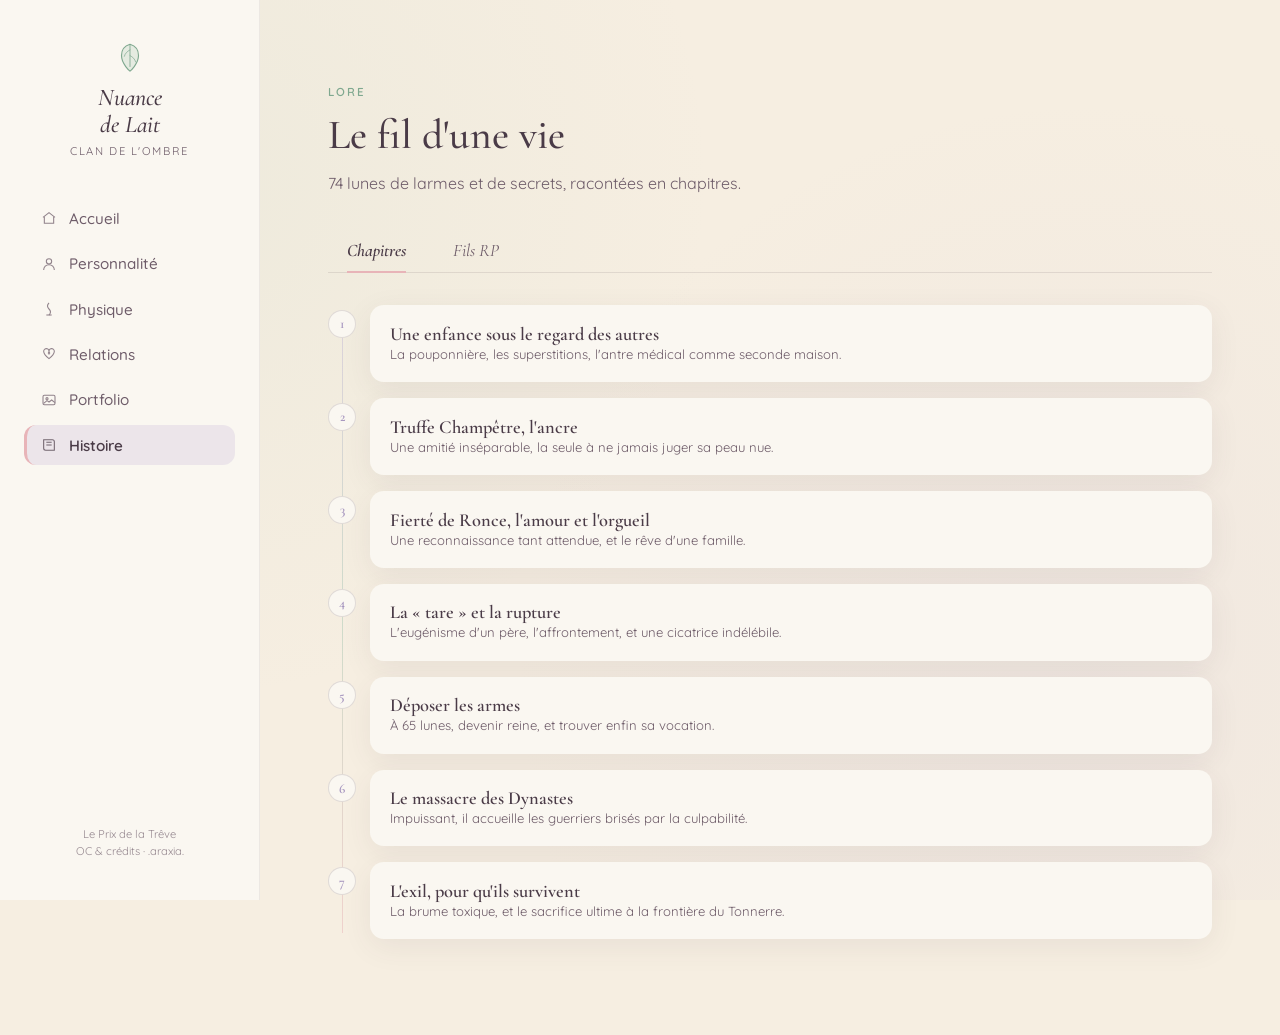
<file: histoire.html>
<!DOCTYPE html>
<html lang="fr">
<head>
<meta charset="UTF-8">
<meta name="viewport" content="width=device-width, initial-scale=1.0">
<title>Histoire - Nuance de Lait</title>
<link rel="stylesheet" href="style.css">
</head>
<body>

<div class="page">

  <!-- ================= SIDEBAR ================= -->
  <aside class="sidebar">
    <div class="sidebar__brand">
      <svg class="sidebar__sprig" viewBox="0 0 48 48" fill="none" xmlns="http://www.w3.org/2000/svg" aria-hidden="true">
        <path d="M24 44C24 44 12 34 12 22C12 14 17 8 24 6C31 8 36 14 36 22C36 34 24 44 24 44Z" stroke="currentColor" stroke-width="1.6" fill="rgba(169,201,180,0.25)"/>
        <path d="M24 6V38" stroke="currentColor" stroke-width="1.2"/>
        <path d="M24 14C20 16 17 19 16 23" stroke="currentColor" stroke-width="1" stroke-linecap="round"/>
        <path d="M24 22C28 24 31 27 32 31" stroke="currentColor" stroke-width="1" stroke-linecap="round"/>
      </svg>
      <div class="sidebar__name">Nuance<br>de Lait</div>
      <div class="sidebar__clan">Clan de l'Ombre</div>
    </div>

    <nav class="sidebar__nav" aria-label="Navigation principale">
      <a class="sidebar__link" href="index.html">
        <svg class="sidebar__icon" viewBox="0 0 24 24" fill="none" stroke="currentColor" stroke-width="1.6"><path d="M3 11l9-7 9 7"/><path d="M5 10v10h14V10"/></svg>
        Accueil
      </a>
      <a class="sidebar__link" href="personnalite.html">
        <svg class="sidebar__icon" viewBox="0 0 24 24" fill="none" stroke="currentColor" stroke-width="1.6"><circle cx="12" cy="8" r="4"/><path d="M4 21c0-4.4 3.6-8 8-8s8 3.6 8 8"/></svg>
        Personnalité
      </a>
      <a class="sidebar__link" href="physique.html">
        <svg class="sidebar__icon" viewBox="0 0 24 24" fill="none" stroke="currentColor" stroke-width="1.6"><path d="M12 3c-3 3-3 6 0 9s3 6 0 9"/><path d="M8 21h8"/></svg>
        Physique
      </a>
      <a class="sidebar__link" href="relations.html">
        <svg class="sidebar__icon" viewBox="0 0 24 24" fill="none" stroke="currentColor" stroke-width="1.6"><path d="M20 8a4 4 0 10-7 2.6L12 12l-1-1.4A4 4 0 104 8c0 5 8 11 8 11s8-6 8-11z"/></svg>
        Relations
      </a>
      <a class="sidebar__link" href="portfolio.html">
        <svg class="sidebar__icon" viewBox="0 0 24 24" fill="none" stroke="currentColor" stroke-width="1.6"><rect x="3" y="5" width="18" height="14" rx="2"/><circle cx="9" cy="10" r="1.6"/><path d="M21 16l-5-4-4 3-3-2-5 4"/></svg>
        Portfolio
      </a>
      <a class="sidebar__link is-active" href="histoire.html">
        <svg class="sidebar__icon" viewBox="0 0 24 24" fill="none" stroke="currentColor" stroke-width="1.6"><path d="M4 4h13a3 3 0 013 3v13H7a3 3 0 01-3-3V4z"/><path d="M8 8h8M8 12h8"/></svg>
        Histoire
      </a>
    </nav>

    <div class="sidebar__footer">
      Le Prix de la Trêve<br>
      OC &amp; crédits · .araxia.
    </div>
  </aside>

  <!-- ================= CONTENU ================= -->
  <main class="main">

    <header class="page-header">
      <p class="page-header__eyebrow">Lore</p>
      <h1 class="page-header__title">Le fil d'une vie</h1>
      <p class="page-header__intro">
        74 lunes de larmes et de secrets, racontées en chapitres.
      </p>
    </header>

    <div class="tabs" role="tablist">
      <button class="tab-button is-active" data-tab-target="tab-chapitres" role="tab" aria-selected="true">Chapitres</button>
      <button class="tab-button" data-tab-target="tab-fils" role="tab" aria-selected="false">Fils RP</button>
    </div>

    <!-- ========= ONGLET CHAPITRES ========= -->
    <div class="tab-panel is-active" id="tab-chapitres" role="tabpanel">

      <div class="chapter-timeline">

        <div class="chapter-item">
          <div class="chapter-item__number">1</div>
          <button class="chapter-card" data-popup-target="pop-ch1">
            <span class="chapter-card__title">Une enfance sous le regard des autres</span>
            <span class="chapter-card__excerpt">La pouponnière, les superstitions, l'antre médical comme seconde maison.</span>
          </button>
        </div>

        <div class="chapter-item">
          <div class="chapter-item__number">2</div>
          <button class="chapter-card" data-popup-target="pop-ch2">
            <span class="chapter-card__title">Truffe Champêtre, l'ancre</span>
            <span class="chapter-card__excerpt">Une amitié inséparable, la seule à ne jamais juger sa peau nue.</span>
          </button>
        </div>

        <div class="chapter-item">
          <div class="chapter-item__number">3</div>
          <button class="chapter-card" data-popup-target="pop-ch3">
            <span class="chapter-card__title">Fierté de Ronce, l'amour et l'orgueil</span>
            <span class="chapter-card__excerpt">Une reconnaissance tant attendue, et le rêve d'une famille.</span>
          </button>
        </div>

        <div class="chapter-item">
          <div class="chapter-item__number">4</div>
          <button class="chapter-card" data-popup-target="pop-ch4">
            <span class="chapter-card__title">La « tare » et la rupture</span>
            <span class="chapter-card__excerpt">L'eugénisme d'un père, l'affrontement, et une cicatrice indélébile.</span>
          </button>
        </div>

        <div class="chapter-item">
          <div class="chapter-item__number">5</div>
          <button class="chapter-card" data-popup-target="pop-ch5">
            <span class="chapter-card__title">Déposer les armes</span>
            <span class="chapter-card__excerpt">À 65 lunes, devenir reine, et trouver enfin sa vocation.</span>
          </button>
        </div>

        <div class="chapter-item">
          <div class="chapter-item__number">6</div>
          <button class="chapter-card" data-popup-target="pop-ch6">
            <span class="chapter-card__title">Le massacre des Dynastes</span>
            <span class="chapter-card__excerpt">Impuissant, il accueille les guerriers brisés par la culpabilité.</span>
          </button>
        </div>

        <div class="chapter-item">
          <div class="chapter-item__number">7</div>
          <button class="chapter-card" data-popup-target="pop-ch7">
            <span class="chapter-card__title">L'exil, pour qu'ils survivent</span>
            <span class="chapter-card__excerpt">La brume toxique, et le sacrifice ultime à la frontière du Tonnerre.</span>
          </button>
        </div>

      </div>

    </div>

    <!-- ========= ONGLET FILS RP ========= -->
    <div class="tab-panel" id="tab-fils" role="tabpanel">

      <!--
        Pour ajouter un fil RP, copie un .thread-item et renseigne :
        - le href du lien vers le fil Discord
        - le titre du fil
        - une courte info (clan, date, participants...)
      -->

      <div class="rp-empty">
        <svg viewBox="0 0 24 24" fill="none" stroke="currentColor" stroke-width="1.4"><path d="M4 4h13a3 3 0 013 3v13H7a3 3 0 01-3-3V4z"/><path d="M8 8h8M8 12h8"/></svg>
        <p>Aucun fil RP pour le moment</p>
        <span>Les liens vers les threads Discord de Nuance de Lait viendront s'ajouter ici.</span>
      </div>

      <!-- Exemple de structure une fois un fil ajouté (à dupliquer) :
      <div class="thread-list">
        <a class="thread-item" href="https://discord.com/channels/..." target="_blank" rel="noopener">
          <svg viewBox="0 0 24 24" fill="none" stroke="currentColor" stroke-width="1.6"><path d="M4 4h13a3 3 0 013 3v13H7a3 3 0 01-3-3V4z"/></svg>
          <span>
            <span class="thread-item__title">Nom du fil</span>
            <span class="thread-item__meta">Clan de l'Ombre · avec @Untel</span>
          </span>
        </a>
      </div>
      -->

    </div>

  </main>
</div>

<!-- ================= POPUP OVERLAY ================= -->
<div class="popup-overlay" id="popup-overlay">
  <div class="popup__panel" role="dialog" aria-modal="true">
    <button class="popup__close" aria-label="Fermer">
      <svg viewBox="0 0 24 24" fill="none" stroke="currentColor" stroke-width="2"><path d="M6 6l12 12M18 6L6 18"/></svg>
    </button>
    <h2 class="popup__title"></h2>
    <div class="popup__body"></div>
  </div>
</div>

<!-- ================= CONTENUS DES POPUPS (templates) ================= -->
<div hidden>

  <div id="pop-ch1" data-title="1. Une enfance sous le regard des autres">
    <span class="draft-tag">Brouillon — à développer</span>
    <p>Dès ses premiers pas dans la pouponnière, le destin de Nuance de Lait s'est dessiné sous le signe de la fragilité. Marqué par un physique singulier que beaucoup considéraient comme une malédiction, le petit chat a grandi au rythme des regards en coin, des messes basses et des superstitions cruelles des anciens.</p>
    <p>Sa santé de cristal l'a rapidement contraint à faire de l'antre médical sa seconde maison. Il y a vu défiler l'histoire de son clan à travers ses guérisseurs, qu'il considérait presque comme sa propre famille : le vieux Queue de Serpent devint pour lui un oncle bienveillant et protecteur ; la jeune Brume de Grêle fut longtemps perçue comme une petite sœur, avant que sa liaison interdite et sa trahison ne la fassent cruellement déchoir dans son estime ; et aujourd'hui, il couve d'un œil affectueux le jeune Illusion du Puceron.</p>
  </div>

  <div id="pop-ch2" data-title="2. Truffe Champêtre, l'ancre">
    <span class="draft-tag">Brouillon — à développer</span>
    <p>Au milieu de cette enfance solitaire et douloureuse, une lueur a tout changé : sa rencontre avec Truffe Champêtre. Devenus immédiatement inséparables, elle fut son ancre, la seule à ne jamais juger sa peau nue et à voir le félin brillant qui se cachait derrière les apparences.</p>
  </div>

  <div id="pop-ch3" data-title="3. Fierté de Ronce, l'amour et l'orgueil">
    <span class="draft-tag">Brouillon — à développer</span>
    <p>Vers l'âge de 18 lunes, le cœur de Nuance de Lait s'est éveillé au contact de Fierté de Ronce. Ce guerrier robuste et ambitieux lui offrait enfin ce qu'il attendait depuis toujours : de la reconnaissance. Pour la première fois, un mâle le regardait avec fierté et passion.</p>
    <p>Désireux de fonder une famille, le couple a d'abord essuyé le refus catégorique de Pas de Furet pour porter leurs enfants. C'est finalement vers sa sœur jumelle, Brume de Sureau, qu'ils se sont tournés.</p>
  </div>

  <div id="pop-ch4" data-title="4. La « tare » et la rupture">
    <span class="draft-tag">Brouillon — à développer</span>
    <p>Mais le conte de fées s'est brisé le jour de la mise bas. En découvrant que l'unique femelle de la portée avait hérité du gène Lykoï de son père, l'orgueil de Fierté de Ronce a basculé dans l'eugénisme. Considérant cette petite comme une « tare » condamnée à mourir, il l'a cruellement ignorée, reportant toute son attention sur ses deux fils. Pendant des lunes, Nuance de Lait a tout enduré : les reproches amers, les insultes voilées et le spectacle déchirant d'un père rejetant son propre sang.</p>
    <p>Poussé à bout, Nuance de Lait a fini par trouver la force de briser ses chaînes et de quitter Fierté de Ronce. Blessé dans son ego démesuré, ce dernier a explosé dans une rage noire. La séparation s'est muée en un affrontement physique et verbal d'une violence inouïe. Si les blessures corporelles ont fini par guérir, l'acte en lui-même a laissé une cicatrice psychologique indélébile chez Nuance de Lait, le dégoûtant à jamais de la brutalité guerrière.</p>
  </div>

  <div id="pop-ch5" data-title="5. Déposer les armes">
    <span class="draft-tag">Brouillon — à développer</span>
    <p>À l'approche de ses 65 lunes, fatigué par un corps qui le trahissait et las des obligations de la patrouille, il a pris une décision radicale : déposer les armes pour devenir officiellement une reine. C'est dans la douceur de la pouponnière qu'il a trouvé sa véritable vocation, protégeant sa santé tout en veillant sur les futures générations.</p>
  </div>

  <div id="pop-ch6" data-title="6. Le massacre des Dynastes">
    <span class="draft-tag">Brouillon — à développer</span>
    <p>C'est depuis ce havre qu'il a assisté, impuissant et horrifié, au massacre des Dynastes provoqué par la folie d'Étoile Douce, accueillant et réconfortant les guerriers rentrant du front, l'esprit brisé par la culpabilité.</p>
    <p>La mort de Fierté de Ronce, survenue peu après à la suite de blessures de guerre infectées, a définitivement clos ce chapitre douloureux. Cherchant un réconfort désespéré au milieu d'un clan en pleine déchéance, Nuance de Lait s'est tourné vers son éternelle alliée, Truffe Champêtre. De leur étreinte éphémère est née une portée de deux chatons.</p>
  </div>

  <div id="pop-ch7" data-title="7. L'exil, pour qu'ils survivent">
    <span class="draft-tag">Brouillon — à développer</span>
    <p>Le territoire de l'Ombre était devenu un enfer toxique, rongé par une brume maléfique envoyée par les Étoiles. Pour Truffe Champêtre, devenue meneuse, le choix était aussi déchirant que nécessaire : pour que leur sang survive, il fallait l'éloigner. Nuance de Lait a dû regarder, le cœur en miettes, sa meilleure amie emporter leurs deux petits ainsi que la portée de Brume de Grêle pour les abandonner à la frontière du Clan du Tonnerre, un sacrifice ultime pour leur offrir une chance de grandir sous un ciel plus clément.</p>
    <p>Aujourd'hui, à 74 lunes, c'est ce passé riche de larmes et de secrets qui dicte chacun de ses pas, faisant de lui la reine la plus digne, la plus protectrice et la plus résolue de la forêt.</p>
  </div>

</div>

<script src="script.js"></script>
</body>
</html>
</file>
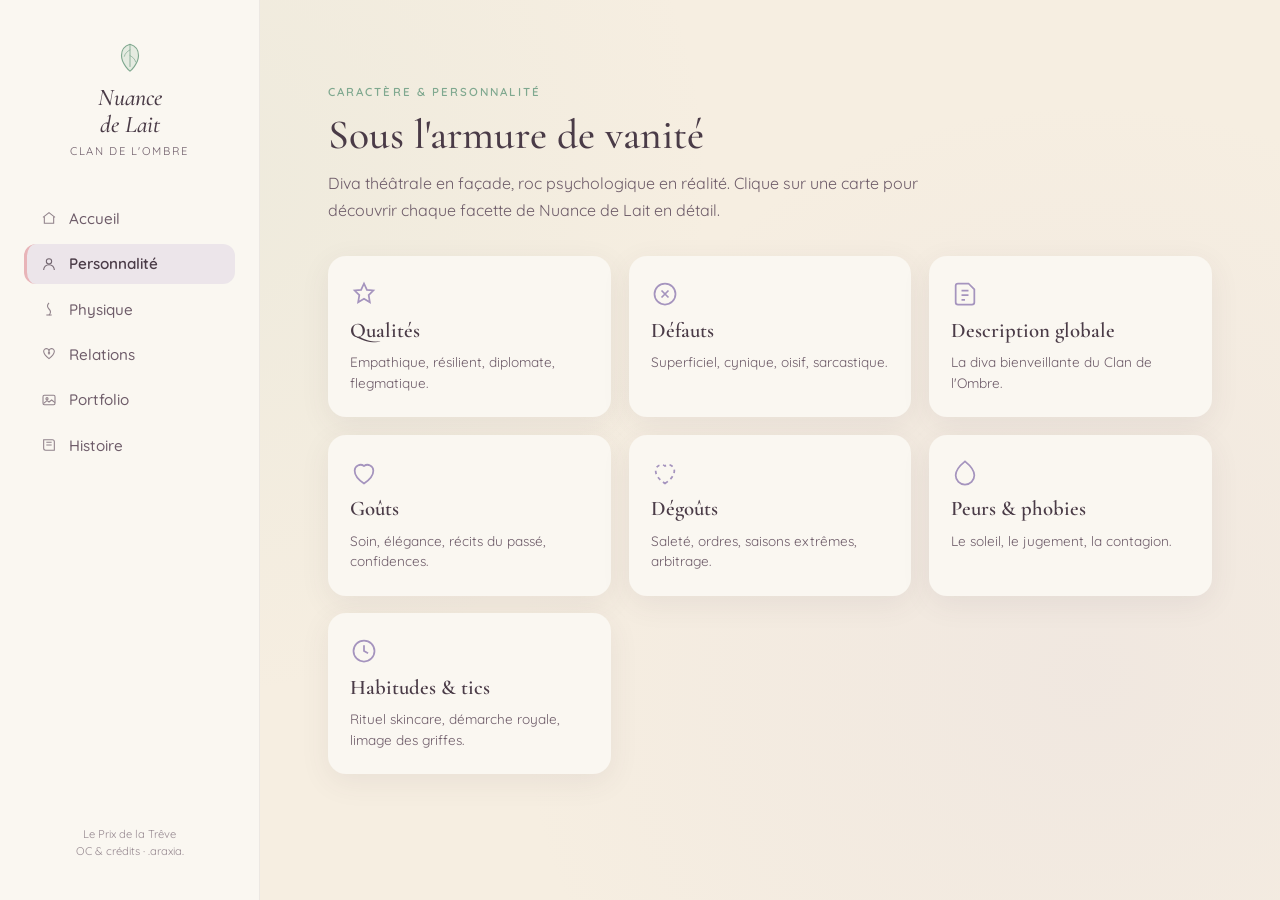
<file: personnalite.html>
<!DOCTYPE html>
<html lang="fr">
<head>
<meta charset="UTF-8">
<meta name="viewport" content="width=device-width, initial-scale=1.0">
<title>Personnalité - Nuance de Lait</title>
<link rel="stylesheet" href="style.css">
</head>
<body>

<div class="page">

  <!-- ================= SIDEBAR ================= -->
  <aside class="sidebar">
    <div class="sidebar__brand">
      <svg class="sidebar__sprig" viewBox="0 0 48 48" fill="none" xmlns="http://www.w3.org/2000/svg" aria-hidden="true">
        <path d="M24 44C24 44 12 34 12 22C12 14 17 8 24 6C31 8 36 14 36 22C36 34 24 44 24 44Z" stroke="currentColor" stroke-width="1.6" fill="rgba(169,201,180,0.25)"/>
        <path d="M24 6V38" stroke="currentColor" stroke-width="1.2"/>
        <path d="M24 14C20 16 17 19 16 23" stroke="currentColor" stroke-width="1" stroke-linecap="round"/>
        <path d="M24 22C28 24 31 27 32 31" stroke="currentColor" stroke-width="1" stroke-linecap="round"/>
      </svg>
      <div class="sidebar__name">Nuance<br>de Lait</div>
      <div class="sidebar__clan">Clan de l'Ombre</div>
    </div>

    <nav class="sidebar__nav" aria-label="Navigation principale">
      <a class="sidebar__link" href="index.html">
        <svg class="sidebar__icon" viewBox="0 0 24 24" fill="none" stroke="currentColor" stroke-width="1.6"><path d="M3 11l9-7 9 7"/><path d="M5 10v10h14V10"/></svg>
        Accueil
      </a>
      <a class="sidebar__link is-active" href="personnalite.html">
        <svg class="sidebar__icon" viewBox="0 0 24 24" fill="none" stroke="currentColor" stroke-width="1.6"><circle cx="12" cy="8" r="4"/><path d="M4 21c0-4.4 3.6-8 8-8s8 3.6 8 8"/></svg>
        Personnalité
      </a>
      <a class="sidebar__link" href="physique.html">
        <svg class="sidebar__icon" viewBox="0 0 24 24" fill="none" stroke="currentColor" stroke-width="1.6"><path d="M12 3c-3 3-3 6 0 9s3 6 0 9"/><path d="M8 21h8"/></svg>
        Physique
      </a>
      <a class="sidebar__link" href="relations.html">
        <svg class="sidebar__icon" viewBox="0 0 24 24" fill="none" stroke="currentColor" stroke-width="1.6"><path d="M20 8a4 4 0 10-7 2.6L12 12l-1-1.4A4 4 0 104 8c0 5 8 11 8 11s8-6 8-11z"/></svg>
        Relations
      </a>
      <a class="sidebar__link" href="portfolio.html">
        <svg class="sidebar__icon" viewBox="0 0 24 24" fill="none" stroke="currentColor" stroke-width="1.6"><rect x="3" y="5" width="18" height="14" rx="2"/><circle cx="9" cy="10" r="1.6"/><path d="M21 16l-5-4-4 3-3-2-5 4"/></svg>
        Portfolio
      </a>
      <a class="sidebar__link" href="histoire.html">
        <svg class="sidebar__icon" viewBox="0 0 24 24" fill="none" stroke="currentColor" stroke-width="1.6"><path d="M4 4h13a3 3 0 013 3v13H7a3 3 0 01-3-3V4z"/><path d="M8 8h8M8 12h8"/></svg>
        Histoire
      </a>
    </nav>

    <div class="sidebar__footer">
      Le Prix de la Trêve<br>
      OC &amp; crédits · .araxia.
    </div>
  </aside>

  <!-- ================= CONTENU ================= -->
  <main class="main">

    <header class="page-header">
      <p class="page-header__eyebrow">Caractère &amp; personnalité</p>
      <h1 class="page-header__title">Sous l'armure de vanité</h1>
      <p class="page-header__intro">
        Diva théâtrale en façade, roc psychologique en réalité. Clique sur une carte pour découvrir
        chaque facette de Nuance de Lait en détail.
      </p>
    </header>

    <section class="topic-grid" aria-label="Sujets de personnalité">

      <button class="topic-card" data-popup-target="pop-qualites">
        <svg class="topic-card__icon" viewBox="0 0 24 24" fill="none" stroke="currentColor" stroke-width="1.5"><path d="M12 3l2.5 5.5L20 9l-4 4 1 6-5-3-5 3 1-6-4-4 5.5-0.5z"/></svg>
        <span class="topic-card__title">Qualités</span>
        <span class="topic-card__excerpt">Empathique, résilient, diplomate, flegmatique.</span>
      </button>

      <button class="topic-card" data-popup-target="pop-defauts">
        <svg class="topic-card__icon" viewBox="0 0 24 24" fill="none" stroke="currentColor" stroke-width="1.5"><path d="M12 2v20M2 12h20" stroke-opacity="0"/><circle cx="12" cy="12" r="9"/><path d="M9 15l6-6M9 9l6 6"/></svg>
        <span class="topic-card__title">Défauts</span>
        <span class="topic-card__excerpt">Superficiel, cynique, oisif, sarcastique.</span>
      </button>

      <button class="topic-card" data-popup-target="pop-description">
        <svg class="topic-card__icon" viewBox="0 0 24 24" fill="none" stroke="currentColor" stroke-width="1.5"><path d="M4 19V5a2 2 0 012-2h9l5 5v11a2 2 0 01-2 2H6a2 2 0 01-2-2z"/><path d="M9 9h6M9 13h6M9 17h3"/></svg>
        <span class="topic-card__title">Description globale</span>
        <span class="topic-card__excerpt">La diva bienveillante du Clan de l'Ombre.</span>
      </button>

      <button class="topic-card" data-popup-target="pop-gouts">
        <svg class="topic-card__icon" viewBox="0 0 24 24" fill="none" stroke="currentColor" stroke-width="1.5"><path d="M12 21c4.4-3 8-6.5 8-11a5 5 0 00-8-4 5 5 0 00-8 4c0 4.5 3.6 8 8 11z"/></svg>
        <span class="topic-card__title">Goûts</span>
        <span class="topic-card__excerpt">Soin, élégance, récits du passé, confidences.</span>
      </button>

      <button class="topic-card" data-popup-target="pop-degouts">
        <svg class="topic-card__icon" viewBox="0 0 24 24" fill="none" stroke="currentColor" stroke-width="1.5"><path d="M12 21c4.4-3 8-6.5 8-11a5 5 0 00-8-4 5 5 0 00-8 4c0 4.5 3.6 8 8 11z" stroke-dasharray="3 3"/></svg>
        <span class="topic-card__title">Dégoûts</span>
        <span class="topic-card__excerpt">Saleté, ordres, saisons extrêmes, arbitrage.</span>
      </button>

      <button class="topic-card" data-popup-target="pop-peurs">
        <svg class="topic-card__icon" viewBox="0 0 24 24" fill="none" stroke="currentColor" stroke-width="1.5"><path d="M12 2C7 6 4 10 4 14a8 8 0 0016 0c0-4-3-8-8-12z"/></svg>
        <span class="topic-card__title">Peurs &amp; phobies</span>
        <span class="topic-card__excerpt">Le soleil, le jugement, la contagion.</span>
      </button>

      <button class="topic-card" data-popup-target="pop-habitudes">
        <svg class="topic-card__icon" viewBox="0 0 24 24" fill="none" stroke="currentColor" stroke-width="1.5"><circle cx="12" cy="12" r="9"/><path d="M12 7v5l3.5 2"/></svg>
        <span class="topic-card__title">Habitudes &amp; tics</span>
        <span class="topic-card__excerpt">Rituel skincare, démarche royale, limage des griffes.</span>
      </button>

    </section>

  </main>
</div>

<!-- ================= POPUP OVERLAY ================= -->
<div class="popup-overlay" id="popup-overlay">
  <div class="popup__panel" role="dialog" aria-modal="true">
    <button class="popup__close" aria-label="Fermer">
      <svg viewBox="0 0 24 24" fill="none" stroke="currentColor" stroke-width="2"><path d="M6 6l12 12M18 6L6 18"/></svg>
    </button>
    <h2 class="popup__title"></h2>
    <div class="popup__body"></div>
  </div>
</div>

<!-- ================= CONTENUS DES POPUPS (templates) ================= -->
<div hidden>

  <div id="pop-qualites" data-title="Qualités">
    <h4>Empathique</h4>
    <p>Dépourvu de tout jugement et profondément à l'écoute des émotions d'autrui, Nuance de Lait est un confident hors pair. Parce qu'il a lui-même connu le poids des regards, son cœur bat particulièrement pour les marginaux, les exclus et les âmes meurtries du clan, auprès desquelles il s'impose comme un allié indéfectible.</p>
    <h4>Résilient</h4>
    <p>Sa condition physique atypique et fragile lui a imposé une discipline de fer. Il a appris à écouter les moindres murmures de son corps et les cycles de la nature pour survivre. Là où d'autres cèdent à la panique face au changement ou à la crise, lui s'adapte avec un flegme déconcertant, emportant ses véritables douleurs dans un silence digne.</p>
    <h4>Diplomate</h4>
    <p>Héritier spirituel de la sagesse de son père, il possède une patience infinie et une grande finesse psychologique. Nuance de Lait sait désamorcer les conflits d'un simple mot d'esprit bien placé ou d'un ton mielleux dont il a le secret. C'est le chat de l'ombre que l'on sollicite pour apaiser les disputes de frontières ou les rivalités internes sans verser une seule goutte de sang.</p>
    <h4>Flegmatique</h4>
    <p>Rien ne semble pouvoir ébranler son calme olympien. Ayant survécu à la tyrannie, aux épidémies et à sa propre vulnérabilité génétique, il contemple le danger avec un détachement souverain. Face à la menace, cette impassibilité presque royale devient un ancrage rassurant pour tout son entourage.</p>
  </div>

  <div id="pop-defauts" data-title="Défauts">
    <h4>Superficiel</h4>
    <p>Pour compenser les caprices de son physique, il a développé une obsession maladive du détail et de la coquetterie. Nuance de Lait peut passer des lunes à bouder parce qu'on a abîmé ses herbes aromatiques, faire une scène théâtrale pour une ronce mal placée dans son nid, ou refuser catégoriquement d'entrer dans un antre jugé « malodorant ». Il peut pester des heures durant contre une goutte de boue sur ses chaussettes blanches ou contre le vent qui ébouriffe son rare pelage.</p>
    <h4>Cynique</h4>
    <p>Du haut de ses 74 lunes, il a vu les illusions du clan s'effondrer une à une. La dérive d'Étoile Douce et l'horreur des Dynastes ont définitivement émoussé sa foi en la « grandeur » des lois guerrières. Même le silence du Clan des Étoiles le laisse de marbre. Sous sa bienveillance de façade, il dissimule un scepticisme piquant vis-à-vis des traditions sacrées.</p>
    <h4>Oisif</h4>
    <p>Si son système immunitaire défaillant l'oblige légitimement à se ménager, Nuance de Lait a brillamment érigé la paresse au rang d'art de vivre. Horripilé par l'effort physique inutile, il est passé maître dans l'art d'esquiver les corvées, sachant pousser les apprentis naïfs ou les jeunes guerriers trop fiers à accomplir ses tâches à sa place.</p>
    <h4>Sarcasme</h4>
    <p>Sa diplomatie légendaire s'arrête là où commencent la bêtise d'autrui ou les attaques sur son physique. En un instant, sa douceur s'efface au profit d'une ironie mordante, capable de blesser un ennemi ou un camarade bien plus profondément que le plus aiguisé des coups de griffe.</p>
  </div>

  <div id="pop-description" data-title="Description globale">
    <p>Nuance de Lait est un paradoxe ambulant, une créature de contrastes qui détonne magnifiquement sous la voûte sombre et brumeuse du Clan de l'Ombre. Du haut de ses 74 lunes, ce vétéran au physique singulier a troqué la brutalité des griffes contre l'art de la mise en scène et la force du mot juste. Il est la « diva bienveillante » du camp, un esthète qui refuse de laisser la ruine et l'anxiété ambiantes dicter sa conduite. Pour lui, la coquetterie n'est pas une simple futilité : c'est un acte de résistance.</p>
    <p>Sous cette armure de vanité théâtrale et de manières affectées se cache pourtant l'un des cœurs les plus profondément empathiques de la forêt. Élevé dans l'absence de jugement par ses défunts parents, il a fait de sa propre différence une passerelle vers les autres : le refuge des éclopés, le confident des marginaux, l'oreille attentive des guerriers brisés. Rien ne le fait paniquer ; il contemple les crises actuelles avec le détachement souverain de celui qui a déjà survécu au pire.</p>
    <p>Cependant, ne vous y trompez pas : Nuance de Lait n'a rien d'un saint. Son cynisme est acéré, et si on l'agace ou qu'on attaque son physique, sa douceur feinte se fissure pour libérer un sarcasme mordant. Épicurien et profondément oisif, il utilise son charme indéniable pour s'éviter le froid et la boue des corvées, préférant régner en parrain tranquille sur le confort du camp. Fragile, paresseux et piquant, tout en restant le roc psychologique dont son clan a désespérément besoin.</p>
  </div>

  <div id="pop-gouts" data-title="Goûts">
    <h4>L'art du soin et de l'élégance</h4>
    <p>Il voue un culte tout particulier à son rituel de beauté. Être le plus beau possible, arborer une peau apaisée et exhaler un parfum délicat de menthe ou de lavande sauvage est pour lui une seconde nature : sa manière d'apporter de la splendeur dans la grisaille des marais.</p>
    <h4>Conter le passé aux plus jeunes</h4>
    <p>Il adore qu'on le sollicite pour raconter l'histoire des temps anciens. C'est le prétexte idéal pour s'installer confortablement au milieu des apprentis et des chatons, loin du tumulte du camp et, surtout, des corvées physiques qui l'ennuient tant.</p>
    <h4>Le confort des antres chaleureux</h4>
    <p>Durant les lunes les plus rudes, il cherche constamment à fuir le froid mordant. On le retrouve invariablement blotti dans la pouponnière auprès des reines, ou en train de trier calmement les remèdes dans l'antre d'Illusion du Puceron, toujours à l'abri et au chaud.</p>
    <h4>Recueillir les confidences et conseiller</h4>
    <p>Être le confident secret et le guide spirituel du clan est une véritable vocation. Il tire une grande fierté du fait que ses camarades viennent chercher sa sagesse ou épancher leur cœur auprès de lui.</p>
  </div>

  <div id="pop-degouts" data-title="Dégoûts">
    <h4>La saleté et le désordre</h4>
    <p>Il a une sainte horreur de la saleté sous toutes ses formes, boue, poussière, humidité, et ne supporte pas que l'on vienne ternir son pelage ou irriter sa peau si minutieusement entretenue.</p>
    <h4>Le surmenage et les ordres</h4>
    <p>Qu'on l'accable de directives ou de tâches ingrates a le don de l'exaspérer au plus haut point. Il estime que son temps est bien trop précieux pour être gâché par un labeur sans grâce.</p>
    <h4>Les saisons extrêmes</h4>
    <p>Il exècre les températures radicales : le soleil de la Saison des Feuilles Vertes menace sa peau nue, tandis que le froid polaire de la Mauvaise Saison est un danger mortel pour son système immunitaire fragile.</p>
    <h4>Jouer les arbitres de tribunal</h4>
    <p>Bien qu'il soit un diplomate hors pair, il refuse catégoriquement de se positionner en juge lors des querelles, il n'est là que pour apaiser les tensions, jamais pour désigner un vainqueur.</p>
  </div>

  <div id="pop-peurs" data-title="Peurs & phobies">
    <h4>L'astre brûlant (le Soleil)</h4>
    <p>Aussi surprenant que cela puisse paraître pour un chat du Clan de l'Ombre, Nuance de Lait craint le soleil. Conscient de la vulnérabilité de sa peau dénudée, il vit dans l'angoisse permanente des brûlures et des lésions que l'astre du jour pourrait lui infliger.</p>
    <h4>Le spectre de la bête de foire</h4>
    <p>Malgré sa superbe de façade, il reste profondément marqué par les moqueries de sa jeunesse et les vieilles superstitions des anciens. Il nourrit une peur viscérale du jugement d'autrui et de voir son apparence de « chat-loup » assimilée à celle d'une créature repoussante.</p>
    <h4>La phobie de la contagion</h4>
    <p>Dès qu'un cas de Mal Blanc ou de Mal Vert est déclaré dans le camp, Nuance de Lait s'évanouit dans la nature, refusant de s'approcher à moins de dix pas d'un félin fiévreux, préférant passer pour un lâche plutôt que de risquer sa propre vie.</p>
  </div>

  <div id="pop-habitudes" data-title="Habitudes & tics">
    <h4>La routine « skincare » des marais</h4>
    <p>Contre vents et marées, Nuance de Lait s'astreint à un rituel de soin quotidien : bave d'escargot, boue fraîche, argile protectrice, puis un frottement à la menthe aquatique ou aux aiguilles de pin pour un parfum toujours irréprochable.</p>
    <h4>L'allure royale et aérienne</h4>
    <p>Héritier d'une morphologie souple et flexible, il se déplace la tête haute, d'une démarche légère et chaloupée, glissant entre les racines comme s'il survolait la boue.</p>
    <h4>Le limage minutieux des griffes</h4>
    <p>Ses griffes anormalement longues peinent à se rétracter si elles ne sont pas entretenues. Il passe un temps infini à les limer contre les écorces les plus tendres, pour des pattes toujours impeccables.</p>
  </div>

</div>

<script src="script.js"></script>
</body>
</html>
</file>
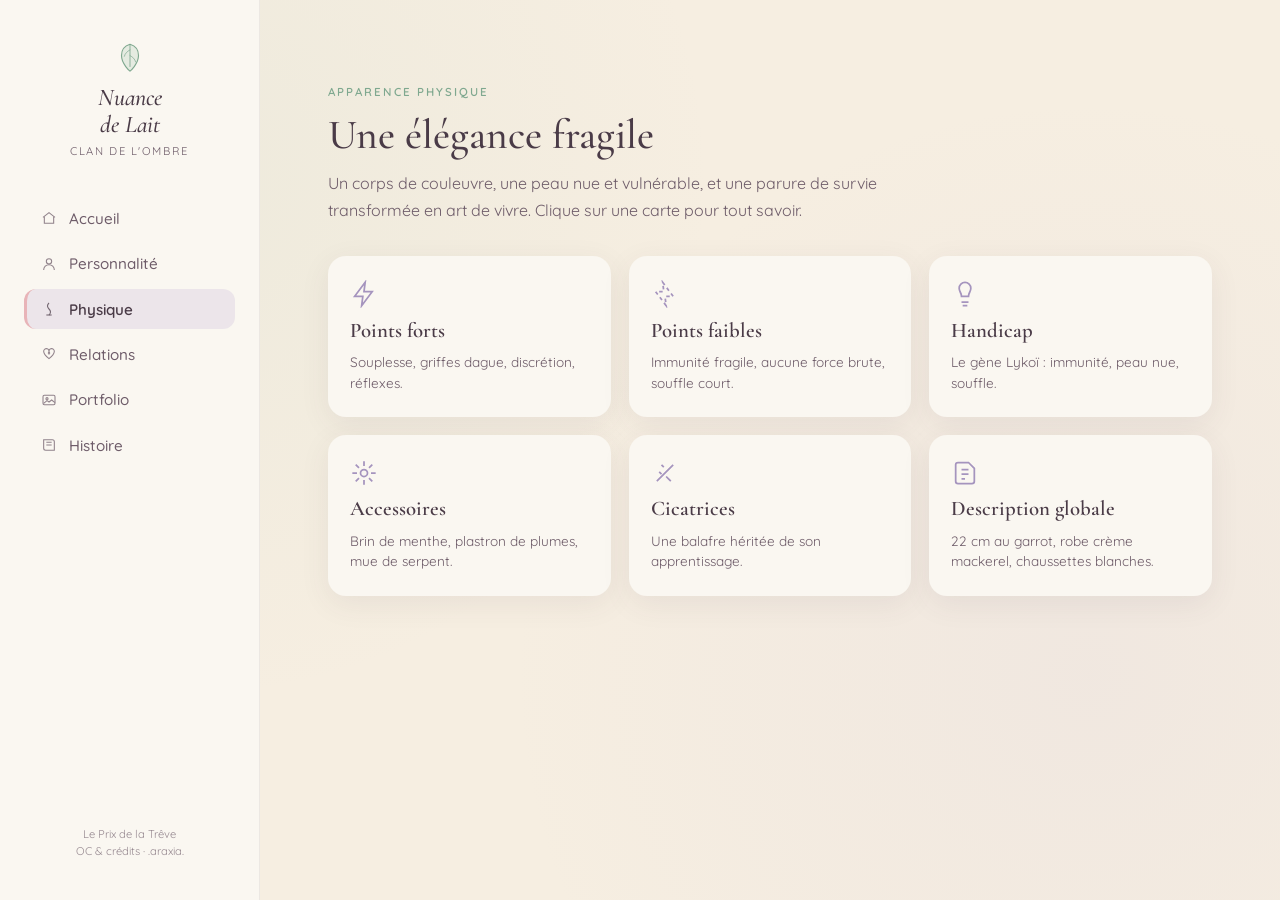
<file: physique.html>
<!DOCTYPE html>
<html lang="fr">
<head>
<meta charset="UTF-8">
<meta name="viewport" content="width=device-width, initial-scale=1.0">
<title>Physique - Nuance de Lait</title>
<link rel="stylesheet" href="style.css">
</head>
<body>

<div class="page">

  <!-- ================= SIDEBAR ================= -->
  <aside class="sidebar">
    <div class="sidebar__brand">
      <svg class="sidebar__sprig" viewBox="0 0 48 48" fill="none" xmlns="http://www.w3.org/2000/svg" aria-hidden="true">
        <path d="M24 44C24 44 12 34 12 22C12 14 17 8 24 6C31 8 36 14 36 22C36 34 24 44 24 44Z" stroke="currentColor" stroke-width="1.6" fill="rgba(169,201,180,0.25)"/>
        <path d="M24 6V38" stroke="currentColor" stroke-width="1.2"/>
        <path d="M24 14C20 16 17 19 16 23" stroke="currentColor" stroke-width="1" stroke-linecap="round"/>
        <path d="M24 22C28 24 31 27 32 31" stroke="currentColor" stroke-width="1" stroke-linecap="round"/>
      </svg>
      <div class="sidebar__name">Nuance<br>de Lait</div>
      <div class="sidebar__clan">Clan de l'Ombre</div>
    </div>

    <nav class="sidebar__nav" aria-label="Navigation principale">
      <a class="sidebar__link" href="index.html">
        <svg class="sidebar__icon" viewBox="0 0 24 24" fill="none" stroke="currentColor" stroke-width="1.6"><path d="M3 11l9-7 9 7"/><path d="M5 10v10h14V10"/></svg>
        Accueil
      </a>
      <a class="sidebar__link" href="personnalite.html">
        <svg class="sidebar__icon" viewBox="0 0 24 24" fill="none" stroke="currentColor" stroke-width="1.6"><circle cx="12" cy="8" r="4"/><path d="M4 21c0-4.4 3.6-8 8-8s8 3.6 8 8"/></svg>
        Personnalité
      </a>
      <a class="sidebar__link is-active" href="physique.html">
        <svg class="sidebar__icon" viewBox="0 0 24 24" fill="none" stroke="currentColor" stroke-width="1.6"><path d="M12 3c-3 3-3 6 0 9s3 6 0 9"/><path d="M8 21h8"/></svg>
        Physique
      </a>
      <a class="sidebar__link" href="relations.html">
        <svg class="sidebar__icon" viewBox="0 0 24 24" fill="none" stroke="currentColor" stroke-width="1.6"><path d="M20 8a4 4 0 10-7 2.6L12 12l-1-1.4A4 4 0 104 8c0 5 8 11 8 11s8-6 8-11z"/></svg>
        Relations
      </a>
      <a class="sidebar__link" href="portfolio.html">
        <svg class="sidebar__icon" viewBox="0 0 24 24" fill="none" stroke="currentColor" stroke-width="1.6"><rect x="3" y="5" width="18" height="14" rx="2"/><circle cx="9" cy="10" r="1.6"/><path d="M21 16l-5-4-4 3-3-2-5 4"/></svg>
        Portfolio
      </a>
      <a class="sidebar__link" href="histoire.html">
        <svg class="sidebar__icon" viewBox="0 0 24 24" fill="none" stroke="currentColor" stroke-width="1.6"><path d="M4 4h13a3 3 0 013 3v13H7a3 3 0 01-3-3V4z"/><path d="M8 8h8M8 12h8"/></svg>
        Histoire
      </a>
    </nav>

    <div class="sidebar__footer">
      Le Prix de la Trêve<br>
      OC &amp; crédits · .araxia.
    </div>
  </aside>

  <!-- ================= CONTENU ================= -->
  <main class="main">

    <header class="page-header">
      <p class="page-header__eyebrow">Apparence physique</p>
      <h1 class="page-header__title">Une élégance fragile</h1>
      <p class="page-header__intro">
        Un corps de couleuvre, une peau nue et vulnérable, et une parure de survie transformée
        en art de vivre. Clique sur une carte pour tout savoir.
      </p>
    </header>

    <section class="topic-grid" aria-label="Sujets physiques">

      <button class="topic-card" data-popup-target="pop-forces">
        <svg class="topic-card__icon" viewBox="0 0 24 24" fill="none" stroke="currentColor" stroke-width="1.5"><path d="M13 2L4 14h7l-1 8 9-12h-7l1-8z"/></svg>
        <span class="topic-card__title">Points forts</span>
        <span class="topic-card__excerpt">Souplesse, griffes dague, discrétion, réflexes.</span>
      </button>

      <button class="topic-card" data-popup-target="pop-faiblesses">
        <svg class="topic-card__icon" viewBox="0 0 24 24" fill="none" stroke="currentColor" stroke-width="1.5"><path d="M13 22L4 10h7l-1-8 9 12h-7l1 8z" stroke-dasharray="3 3"/></svg>
        <span class="topic-card__title">Points faibles</span>
        <span class="topic-card__excerpt">Immunité fragile, aucune force brute, souffle court.</span>
      </button>

      <button class="topic-card" data-popup-target="pop-handicap">
        <svg class="topic-card__icon" viewBox="0 0 24 24" fill="none" stroke="currentColor" stroke-width="1.5"><path d="M12 2a5 5 0 015 5c0 3-2 4-2 7h-6c0-3-2-4-2-7a5 5 0 015-5z"/><path d="M9 19h6M10 22h4"/></svg>
        <span class="topic-card__title">Handicap</span>
        <span class="topic-card__excerpt">Le gène Lykoï : immunité, peau nue, souffle.</span>
      </button>

      <button class="topic-card" data-popup-target="pop-accessoires">
        <svg class="topic-card__icon" viewBox="0 0 24 24" fill="none" stroke="currentColor" stroke-width="1.5"><circle cx="12" cy="12" r="3"/><path d="M12 2v4M12 18v4M4.9 4.9l2.8 2.8M16.3 16.3l2.8 2.8M2 12h4M18 12h4M4.9 19.1l2.8-2.8M16.3 7.7l2.8-2.8"/></svg>
        <span class="topic-card__title">Accessoires</span>
        <span class="topic-card__excerpt">Brin de menthe, plastron de plumes, mue de serpent.</span>
      </button>

      <button class="topic-card" data-popup-target="pop-cicatrices">
        <svg class="topic-card__icon" viewBox="0 0 24 24" fill="none" stroke="currentColor" stroke-width="1.5"><path d="M5 19L19 5M9 5l2 2M15 17l2 2M7 11l2 2M13 15l2 2"/></svg>
        <span class="topic-card__title">Cicatrices</span>
        <span class="topic-card__excerpt">Une balafre héritée de son apprentissage.</span>
      </button>

      <button class="topic-card" data-popup-target="pop-physique-desc">
        <svg class="topic-card__icon" viewBox="0 0 24 24" fill="none" stroke="currentColor" stroke-width="1.5"><path d="M4 19V5a2 2 0 012-2h9l5 5v11a2 2 0 01-2 2H6a2 2 0 01-2-2z"/><path d="M9 9h6M9 13h6M9 17h3"/></svg>
        <span class="topic-card__title">Description globale</span>
        <span class="topic-card__excerpt">22 cm au garrot, robe crème mackerel, chaussettes blanches.</span>
      </button>

    </section>

  </main>
</div>

<!-- ================= POPUP OVERLAY ================= -->
<div class="popup-overlay" id="popup-overlay">
  <div class="popup__panel" role="dialog" aria-modal="true">
    <button class="popup__close" aria-label="Fermer">
      <svg viewBox="0 0 24 24" fill="none" stroke="currentColor" stroke-width="2"><path d="M6 6l12 12M18 6L6 18"/></svg>
    </button>
    <h2 class="popup__title"></h2>
    <div class="popup__body"></div>
  </div>
</div>

<!-- ================= CONTENUS DES POPUPS (templates) ================= -->
<div hidden>

  <div id="pop-forces" data-title="Points forts">
    <h4>Une souplesse de couleuvre</h4>
    <p>Héritier de l'extrême flexibilité propre à sa lignée, Nuance de Lait possède un corps d'une élasticité surprenante, capable de se contorsionner avec une agilité déconcertante. Cette souplesse lui permet de se faufiler dans les recoins les plus inaccessibles des marais, le cauchemar des chatons farceurs.</p>
    <h4>Des griffes dague</h4>
    <p>C'est l'un des secrets les mieux gardés de sa parure : sous ses manières délicates, il dissimule des griffes anormalement longues et acérées. Bien qu'il passe un temps infini à les limer pour son confort, elles restent des armes redoutables.</p>
    <h4>Une discrétion insoupçonnée</h4>
    <p>On a tendance à l'oublier à cause de son pelage crème et de ses manières de diva, mais il sait faire preuve d'une furtivité remarquable, capable de fondre sa silhouette claire dans les ombres changeantes de la pinède avec une aisance de fantôme.</p>
    <h4>Des réflexes d'élite</h4>
    <p>À 74 lunes, son expérience du terrain s'est transformée en un instinct affûté comme une lame. Incapable de miser sur la puissance, il compense par une vivacité d'esprit et de corps qui le rend excellent en chasse et en traque.</p>
  </div>

  <div id="pop-faiblesses" data-title="Points faibles">
    <h4>Un système immunitaire en carton</h4>
    <p>À cause du gène Lykoï, la moindre petite brise printanière peut lui déclencher un rhume carabiné, et la plus insignifiante des égratignures menace de s'infecter en une lune s'il n'y applique pas immédiatement un baume protecteur.</p>
    <h4>Une absence totale de force brute</h4>
    <p>Il suffit de poser les yeux sur lui pour comprendre que le corps-à-corps musclé n'est pas sa vocation. Il n'est absolument pas taillé pour bloquer une charge ou terrasser un adversaire par la force.</p>
    <h4>Une vulnérabilité physique (résistance nulle)</h4>
    <p>Qu'il s'agisse de l'impact des coups, de la morsure du froid ou de la rigueur du climat des marais, son corps n'oppose aucune résistance, faisant de lui l'un des guerriers les plus physiquement vulnérables du camp.</p>
    <h4>Une respiration sifflante</h4>
    <p>Dès qu'il pousse ses efforts un peu trop loin, ses poumons le trahissent et sa respiration devient sifflante et laborieuse : un handicap qu'il utilise d'ailleurs comme une excellente excuse pour se déclarer « parfaitement inapte au labeur ».</p>
  </div>

  <div id="pop-handicap" data-title="Handicap">
    <p><em>« Mon handicap ? Oh, c'est d'être né, sans aucun doute. »</em> Nuance de Lait, à qui veut l'entendre.</p>
    <p>Si l'on met de côté son sens de la formule, il faut admettre que le destin n'a pas épargné Nuance de Lait. Marqué par le gène récessif du Lykoï, son apparence atypique cache des réalités physiques éprouvantes :</p>
    <h4>Immunité déficiente</h4>
    <p>Son système immunitaire est dramatiquement déficient, le laissant sans défense face à la moindre infection ou pathologie qui traverse la forêt. Cette vulnérabilité constante fait de lui un habitué de l'antre médical.</p>
    <h4>Peau nue et fragile</h4>
    <p>Dépourvue de sous-poil protecteur, sa peau est d'une fragilité extrême. Elle subit de plein fouet les caprices du climat des marais : le gel de la mauvaise saison la crevasse, tandis que le soleil estival lui inflige de douloureuses brûlures.</p>
    <h4>Un souffle vieillissant</h4>
    <p>À 74 lunes, le vieillissement prématuré de son organisme a vu apparaître une respiration sifflante et laborieuse, le rendant définitivement inapte aux longues traques ou aux corvées trop éprouvantes.</p>
  </div>

  <div id="pop-accessoires" data-title="Accessoires">
    <p><em>« Un chat coquet dépourvu d'ornements ? Allons, est-ce là l'idée que vous vous faites d'un félin raffiné ?! »</em> Nuance de Lait, outré par la question.</p>
    <h4>Le brin de menthe aquatique</h4>
    <p>Toujours soigneusement calé derrière son oreille droite, ce brin de verdure diffuse un parfum frais et délicat qui le suit dans chacun de ses déplacements, masquant ainsi l'odeur de vase des marais.</p>
    <h4>Le plastron de plumes</h4>
    <p>Pour pallier son cruel manque de sous-poil, il tresse des plumes d'oiseaux à l'aide de tiges de jonc souples pour s'en confectionner un collier protecteur : geai, corbeau, choucas, rouge-gorge, héron ou chouette, selon ce qu'il trouve.</p>
    <h4>La seconde peau (mue de serpent)</h4>
    <p>Lors des journées de grand soleil, il utilise des mues de serpents minutieusement nettoyées pour recouvrir ses zones de peau nue les plus exposées. Ses camarades trouvent ça écœurant ; lui y voit la plus avant-gardiste des protections solaires.</p>
  </div>

  <div id="pop-cicatrices" data-title="Cicatrices">
    <p>Bien qu'il passe le plus clair de son temps à l'abri du camp, 74 lunes de vie laissent forcément des traces. Nuance de Lait porte les stigmates de son passé de guerrier :</p>
    <p>Il arbore une longue cicatrice qui balafre son dos. Bien qu'elle soit parfaitement guérie depuis des lunes grâce aux soins des guérisseurs, le pelage n'y a jamais repoussé, laissant une ligne de peau rose au milieu de ses rayures crème. Il a hérité de cette marque durant son apprentissage, lors d'un entraînement au combat où son adversaire, un peu trop zélé, n'avait pas jugé bon de retenir ses griffes face à un apprenti si fragile.</p>
  </div>

  <div id="pop-physique-desc" data-title="Description globale">
    <p>Nuance de Lait est un félin de petite taille, culminant à peine à 22 cm au garrot pour un poids plume de 2,3 kg sur la balance. Longiligne, son corps est d'une flexibilité de couleuvre. Bien que ses membres fins semblent fragiles à première vue, ils cachent une agilité instinctive prête à s'activer au moindre danger.</p>
    <p>Totalement dépourvu de sous-poil, le peu de fourrure qu'il possède sur le dos est épais, court et rêche au toucher. Sa robe arbore une teinte crème chaleureuse et lumineuse, balayée par un motif mackerel tabby qui lui confère une touche de sauvagerie. Ce pelage clair vient buter contre le blanc immaculé de ses quatre pattes, qui dessinent de parfaites petites chaussettes.</p>
    <p>Au centre de son visage partiellement dénudé trônent deux grands yeux ronds d'un vert forêt profond et magnétique, rehaussés par de longs cils. Le temps a gravé son histoire autour de son regard : de fines rides d'expression et des cernes violacés témoignent du poids des saisons.</p>
    <p>Il possède une voix mielleuse, d'une douceur traînante et affectée, portée par un timbre étonnamment grave et posé : une voix de conteur et de diplomate qui captive l'auditoire sans jamais avoir besoin de crier. Il est rare de le croiser sans un artifice sur lui : plastron de plumes, brin de menthe, onguents naturels sur la peau, ses accessoires font partie intégrante de son anatomie.</p>
  </div>

</div>

<script src="script.js"></script>
</body>
</html>
</file>
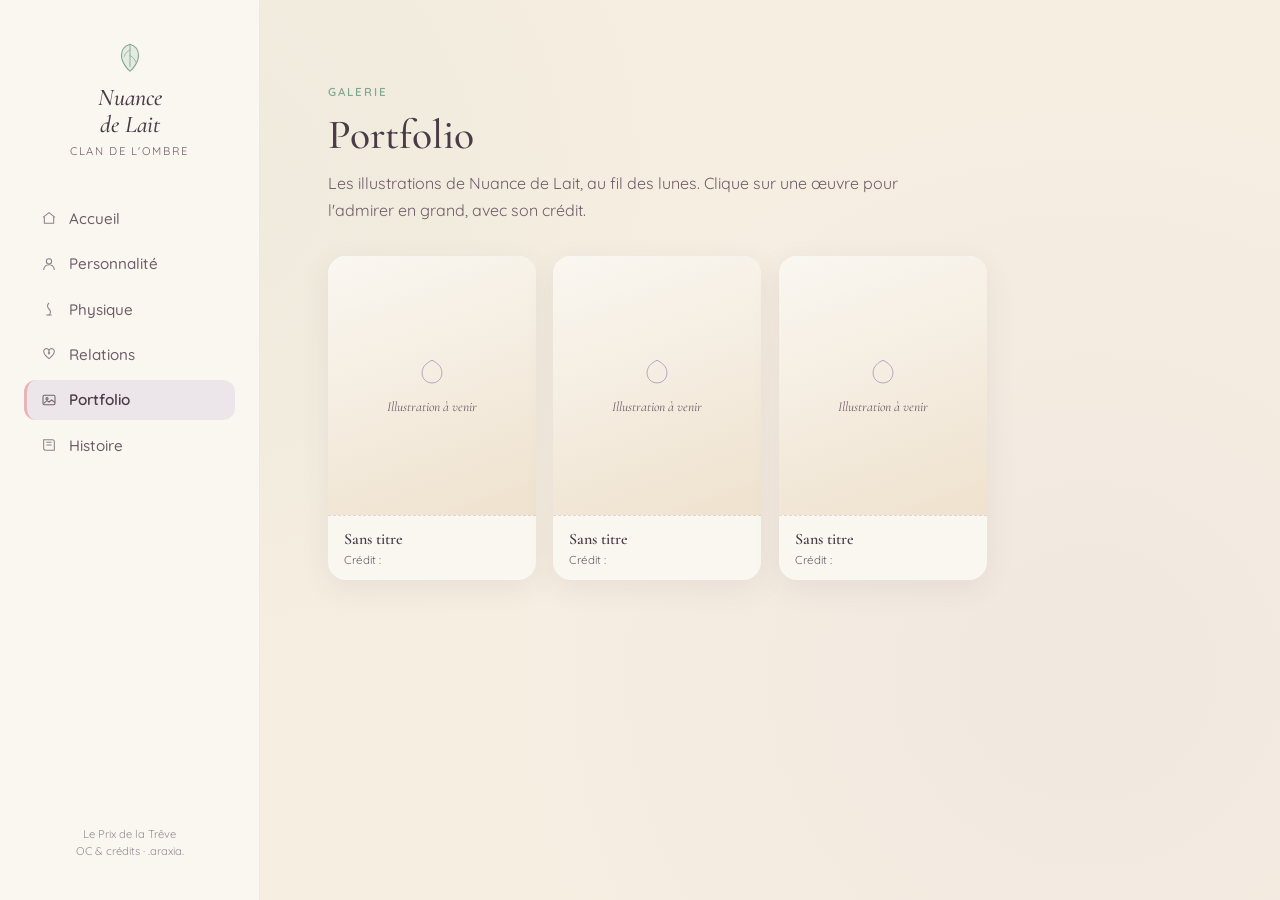
<file: portfolio.html>
<!DOCTYPE html>
<html lang="fr">
<head>
<meta charset="UTF-8">
<meta name="viewport" content="width=device-width, initial-scale=1.0">
<title>Portfolio - Nuance de Lait</title>
<link rel="stylesheet" href="style.css">
</head>
<body>

<div class="page">

  <!-- ================= SIDEBAR ================= -->
  <aside class="sidebar">
    <div class="sidebar__brand">
      <svg class="sidebar__sprig" viewBox="0 0 48 48" fill="none" xmlns="http://www.w3.org/2000/svg" aria-hidden="true">
        <path d="M24 44C24 44 12 34 12 22C12 14 17 8 24 6C31 8 36 14 36 22C36 34 24 44 24 44Z" stroke="currentColor" stroke-width="1.6" fill="rgba(169,201,180,0.25)"/>
        <path d="M24 6V38" stroke="currentColor" stroke-width="1.2"/>
        <path d="M24 14C20 16 17 19 16 23" stroke="currentColor" stroke-width="1" stroke-linecap="round"/>
        <path d="M24 22C28 24 31 27 32 31" stroke="currentColor" stroke-width="1" stroke-linecap="round"/>
      </svg>
      <div class="sidebar__name">Nuance<br>de Lait</div>
      <div class="sidebar__clan">Clan de l'Ombre</div>
    </div>

    <nav class="sidebar__nav" aria-label="Navigation principale">
      <a class="sidebar__link" href="index.html">
        <svg class="sidebar__icon" viewBox="0 0 24 24" fill="none" stroke="currentColor" stroke-width="1.6"><path d="M3 11l9-7 9 7"/><path d="M5 10v10h14V10"/></svg>
        Accueil
      </a>
      <a class="sidebar__link" href="personnalite.html">
        <svg class="sidebar__icon" viewBox="0 0 24 24" fill="none" stroke="currentColor" stroke-width="1.6"><circle cx="12" cy="8" r="4"/><path d="M4 21c0-4.4 3.6-8 8-8s8 3.6 8 8"/></svg>
        Personnalité
      </a>
      <a class="sidebar__link" href="physique.html">
        <svg class="sidebar__icon" viewBox="0 0 24 24" fill="none" stroke="currentColor" stroke-width="1.6"><path d="M12 3c-3 3-3 6 0 9s3 6 0 9"/><path d="M8 21h8"/></svg>
        Physique
      </a>
      <a class="sidebar__link" href="relations.html">
        <svg class="sidebar__icon" viewBox="0 0 24 24" fill="none" stroke="currentColor" stroke-width="1.6"><path d="M20 8a4 4 0 10-7 2.6L12 12l-1-1.4A4 4 0 104 8c0 5 8 11 8 11s8-6 8-11z"/></svg>
        Relations
      </a>
      <a class="sidebar__link is-active" href="portfolio.html">
        <svg class="sidebar__icon" viewBox="0 0 24 24" fill="none" stroke="currentColor" stroke-width="1.6"><rect x="3" y="5" width="18" height="14" rx="2"/><circle cx="9" cy="10" r="1.6"/><path d="M21 16l-5-4-4 3-3-2-5 4"/></svg>
        Portfolio
      </a>
      <a class="sidebar__link" href="histoire.html">
        <svg class="sidebar__icon" viewBox="0 0 24 24" fill="none" stroke="currentColor" stroke-width="1.6"><path d="M4 4h13a3 3 0 013 3v13H7a3 3 0 01-3-3V4z"/><path d="M8 8h8M8 12h8"/></svg>
        Histoire
      </a>
    </nav>

    <div class="sidebar__footer">
      Le Prix de la Trêve<br>
      OC &amp; crédits · .araxia.
    </div>
  </aside>

  <!-- ================= CONTENU ================= -->
  <main class="main">

    <header class="page-header">
      <p class="page-header__eyebrow">Galerie</p>
      <h1 class="page-header__title">Portfolio</h1>
      <p class="page-header__intro">
        Les illustrations de Nuance de Lait, au fil des lunes. Clique sur une œuvre pour l'admirer
        en grand, avec son crédit.
      </p>
    </header>

    <!--
      Pour ajouter une vraie illustration :
      1. Remplace le contenu de .gallery-card__frame par une balise <img src="assets/xxx.jpg" alt="...">
      2. Renseigne le titre et le crédit dans .gallery-card__caption
      3. Dans le template popup correspondant (en bas de page), remplace le contenu par
         <img src="assets/xxx.jpg" alt="..."> puis <p class="popup__credit">Crédit : Nom de l'artiste</p>
    -->

    <section class="gallery-grid" aria-label="Illustrations">

      <button class="gallery-card" data-popup-target="pop-art-1">
        <div class="gallery-card__frame">
          <svg viewBox="0 0 48 48" fill="none" xmlns="http://www.w3.org/2000/svg" aria-hidden="true">
            <path d="M24 6c-8 4-14 9-14 18 0 8 6 14 14 14s14-6 14-14c0-9-6-14-14-18z" stroke="currentColor" stroke-width="1.4"/>
          </svg>
          <span>Illustration à venir</span>
        </div>
        <div class="gallery-card__caption">
          <span class="gallery-card__title">Sans titre</span>
          <span class="gallery-card__credit">Crédit : </span>
        </div>
      </button>

      <button class="gallery-card" data-popup-target="pop-art-2">
        <div class="gallery-card__frame">
          <svg viewBox="0 0 48 48" fill="none" xmlns="http://www.w3.org/2000/svg" aria-hidden="true">
            <path d="M24 6c-8 4-14 9-14 18 0 8 6 14 14 14s14-6 14-14c0-9-6-14-14-18z" stroke="currentColor" stroke-width="1.4"/>
          </svg>
          <span>Illustration à venir</span>
        </div>
        <div class="gallery-card__caption">
          <span class="gallery-card__title">Sans titre</span>
          <span class="gallery-card__credit">Crédit : </span>
        </div>
      </button>

      <button class="gallery-card" data-popup-target="pop-art-3">
        <div class="gallery-card__frame">
          <svg viewBox="0 0 48 48" fill="none" xmlns="http://www.w3.org/2000/svg" aria-hidden="true">
            <path d="M24 6c-8 4-14 9-14 18 0 8 6 14 14 14s14-6 14-14c0-9-6-14-14-18z" stroke="currentColor" stroke-width="1.4"/>
          </svg>
          <span>Illustration à venir</span>
        </div>
        <div class="gallery-card__caption">
          <span class="gallery-card__title">Sans titre</span>
          <span class="gallery-card__credit">Crédit : </span>
        </div>
      </button>

    </section>

  </main>
</div>

<!-- ================= POPUP OVERLAY ================= -->
<div class="popup-overlay" id="popup-overlay">
  <div class="popup__panel" role="dialog" aria-modal="true">
    <button class="popup__close" aria-label="Fermer">
      <svg viewBox="0 0 24 24" fill="none" stroke="currentColor" stroke-width="2"><path d="M6 6l12 12M18 6L6 18"/></svg>
    </button>
    <h2 class="popup__title"></h2>
    <div class="popup__body"></div>
  </div>
</div>

<!-- ================= CONTENUS DES POPUPS (templates) ================= -->
<div hidden>

  <div id="pop-art-1" data-title="Sans titre">
    <p>Remplace ce texte par <code>&lt;img src="assets/ton-image.jpg" alt="Nuance de Lait"&gt;</code> une fois l'illustration prête.</p>
    <p class="popup__credit">Crédit : </p>
  </div>

  <div id="pop-art-2" data-title="Sans titre">
    <p>Emplacement libre pour ta deuxième illustration.</p>
    <p class="popup__credit">Crédit : </p>
  </div>

  <div id="pop-art-3" data-title="Sans titre">
    <p>Emplacement libre pour ta troisième illustration.</p>
    <p class="popup__credit">Crédit : </p>
  </div>

</div>

<script src="script.js"></script>
</body>
</html>
</file>
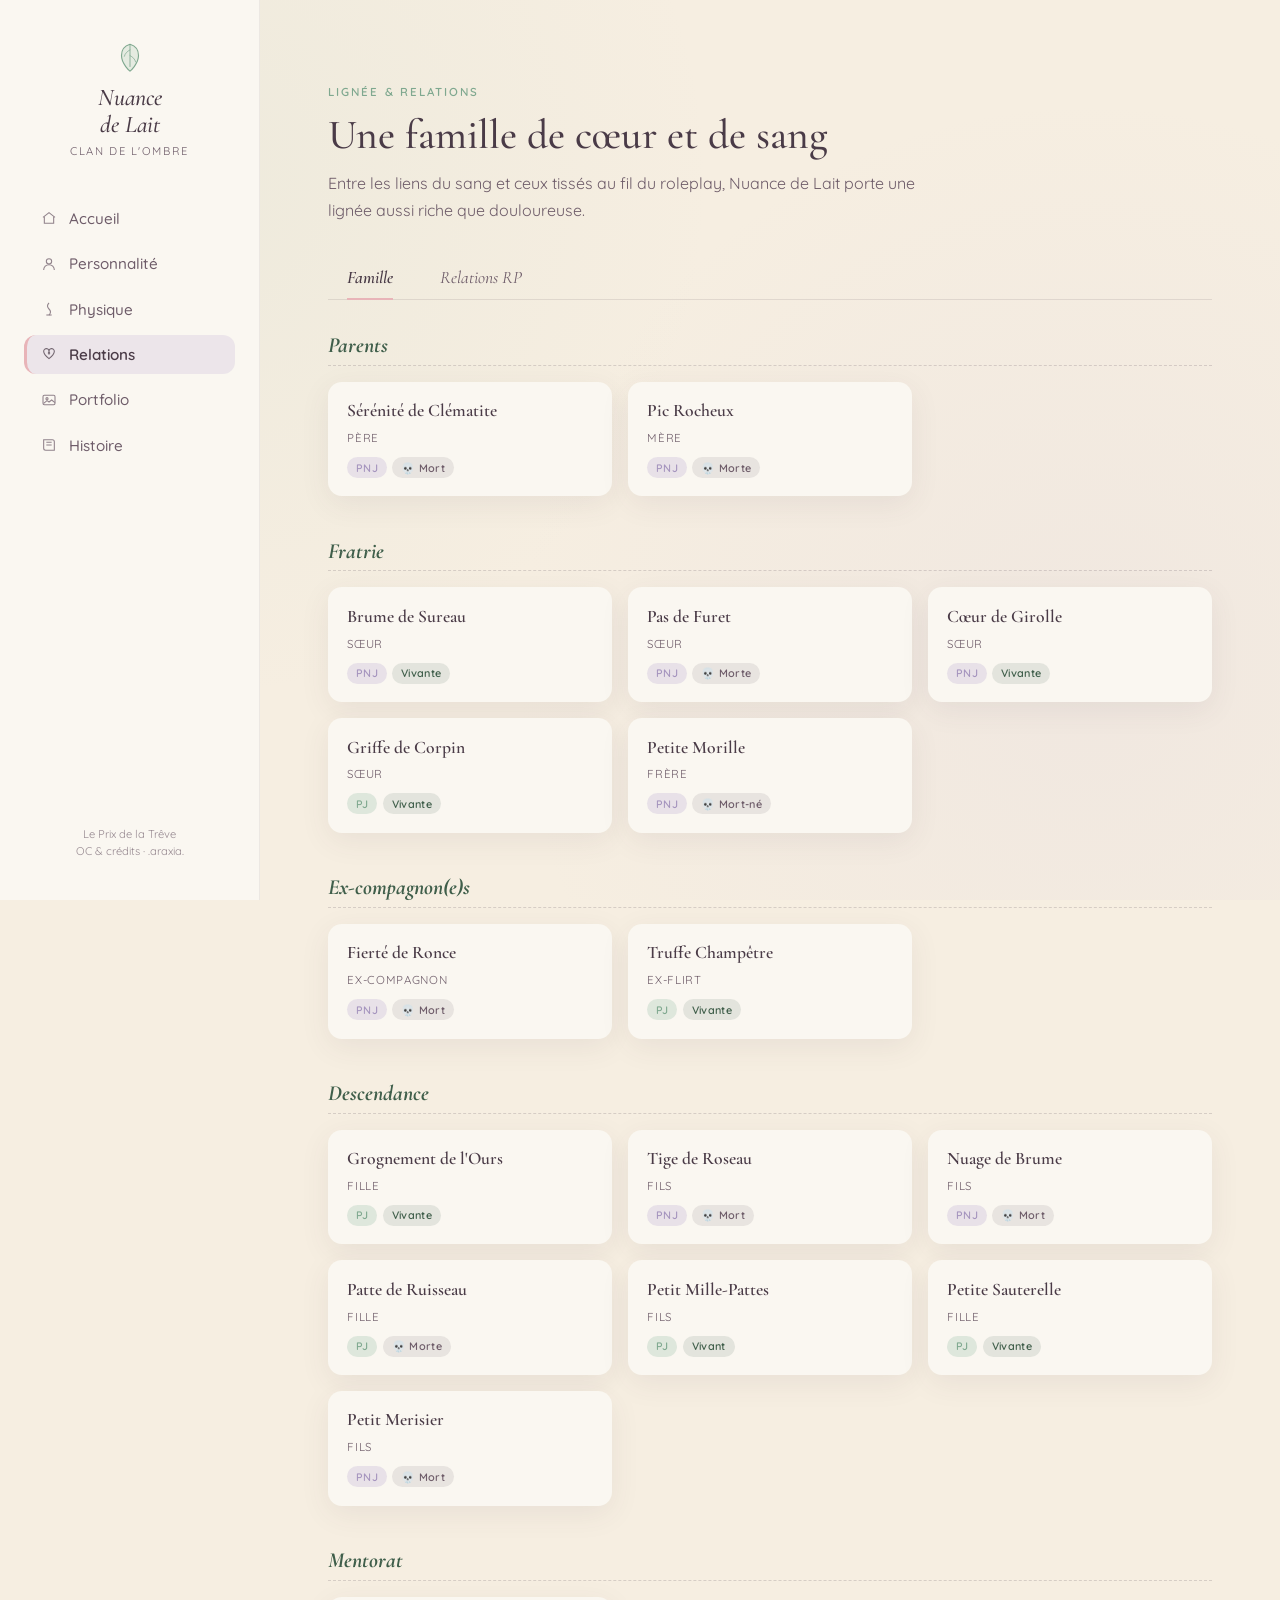
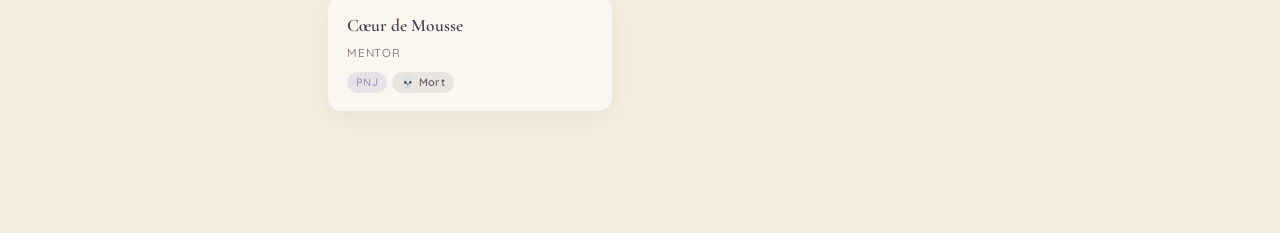
<file: relations.html>
<!DOCTYPE html>
<html lang="fr">
<head>
<meta charset="UTF-8">
<meta name="viewport" content="width=device-width, initial-scale=1.0">
<title>Relations - Nuance de Lait</title>
<link rel="stylesheet" href="style.css">
</head>
<body>

<div class="page">

  <!-- ================= SIDEBAR ================= -->
  <aside class="sidebar">
    <div class="sidebar__brand">
      <svg class="sidebar__sprig" viewBox="0 0 48 48" fill="none" xmlns="http://www.w3.org/2000/svg" aria-hidden="true">
        <path d="M24 44C24 44 12 34 12 22C12 14 17 8 24 6C31 8 36 14 36 22C36 34 24 44 24 44Z" stroke="currentColor" stroke-width="1.6" fill="rgba(169,201,180,0.25)"/>
        <path d="M24 6V38" stroke="currentColor" stroke-width="1.2"/>
        <path d="M24 14C20 16 17 19 16 23" stroke="currentColor" stroke-width="1" stroke-linecap="round"/>
        <path d="M24 22C28 24 31 27 32 31" stroke="currentColor" stroke-width="1" stroke-linecap="round"/>
      </svg>
      <div class="sidebar__name">Nuance<br>de Lait</div>
      <div class="sidebar__clan">Clan de l'Ombre</div>
    </div>

    <nav class="sidebar__nav" aria-label="Navigation principale">
      <a class="sidebar__link" href="index.html">
        <svg class="sidebar__icon" viewBox="0 0 24 24" fill="none" stroke="currentColor" stroke-width="1.6"><path d="M3 11l9-7 9 7"/><path d="M5 10v10h14V10"/></svg>
        Accueil
      </a>
      <a class="sidebar__link" href="personnalite.html">
        <svg class="sidebar__icon" viewBox="0 0 24 24" fill="none" stroke="currentColor" stroke-width="1.6"><circle cx="12" cy="8" r="4"/><path d="M4 21c0-4.4 3.6-8 8-8s8 3.6 8 8"/></svg>
        Personnalité
      </a>
      <a class="sidebar__link" href="physique.html">
        <svg class="sidebar__icon" viewBox="0 0 24 24" fill="none" stroke="currentColor" stroke-width="1.6"><path d="M12 3c-3 3-3 6 0 9s3 6 0 9"/><path d="M8 21h8"/></svg>
        Physique
      </a>
      <a class="sidebar__link is-active" href="relations.html">
        <svg class="sidebar__icon" viewBox="0 0 24 24" fill="none" stroke="currentColor" stroke-width="1.6"><path d="M20 8a4 4 0 10-7 2.6L12 12l-1-1.4A4 4 0 104 8c0 5 8 11 8 11s8-6 8-11z"/></svg>
        Relations
      </a>
      <a class="sidebar__link" href="portfolio.html">
        <svg class="sidebar__icon" viewBox="0 0 24 24" fill="none" stroke="currentColor" stroke-width="1.6"><rect x="3" y="5" width="18" height="14" rx="2"/><circle cx="9" cy="10" r="1.6"/><path d="M21 16l-5-4-4 3-3-2-5 4"/></svg>
        Portfolio
      </a>
      <a class="sidebar__link" href="histoire.html">
        <svg class="sidebar__icon" viewBox="0 0 24 24" fill="none" stroke="currentColor" stroke-width="1.6"><path d="M4 4h13a3 3 0 013 3v13H7a3 3 0 01-3-3V4z"/><path d="M8 8h8M8 12h8"/></svg>
        Histoire
      </a>
    </nav>

    <div class="sidebar__footer">
      Le Prix de la Trêve<br>
      OC &amp; crédits · .araxia.
    </div>
  </aside>

  <!-- ================= CONTENU ================= -->
  <main class="main">

    <header class="page-header">
      <p class="page-header__eyebrow">Lignée &amp; relations</p>
      <h1 class="page-header__title">Une famille de cœur et de sang</h1>
      <p class="page-header__intro">
        Entre les liens du sang et ceux tissés au fil du roleplay, Nuance de Lait porte une lignée
        aussi riche que douloureuse.
      </p>
    </header>

    <div class="tabs" role="tablist">
      <button class="tab-button is-active" data-tab-target="tab-famille" role="tab" aria-selected="true">Famille</button>
      <button class="tab-button" data-tab-target="tab-rp" role="tab" aria-selected="false">Relations RP</button>
    </div>

    <!-- ========= ONGLET FAMILLE ========= -->
    <div class="tab-panel is-active" id="tab-famille" role="tabpanel">

      <section class="family-section">
        <h2 class="family-section__title">Parents</h2>
        <div class="person-grid">
          <button class="person-card" data-popup-target="pop-serenite">
            <span class="person-card__name">Sérénité de Clématite</span>
            <span class="person-card__link">Père</span>
            <span class="person-card__badges">
              <span class="status-badge status-badge--pnj">PNJ</span>
              <span class="status-badge status-badge--dead">💀 Mort</span>
            </span>
          </button>
          <button class="person-card" data-popup-target="pop-pic">
            <span class="person-card__name">Pic Rocheux</span>
            <span class="person-card__link">Mère</span>
            <span class="person-card__badges">
              <span class="status-badge status-badge--pnj">PNJ</span>
              <span class="status-badge status-badge--dead">💀 Morte</span>
            </span>
          </button>
        </div>
      </section>

      <section class="family-section">
        <h2 class="family-section__title">Fratrie</h2>
        <div class="person-grid">
          <button class="person-card" data-popup-target="pop-brume">
            <span class="person-card__name">Brume de Sureau</span>
            <span class="person-card__link">Sœur</span>
            <span class="person-card__badges">
              <span class="status-badge status-badge--pnj">PNJ</span>
              <span class="status-badge status-badge--alive">Vivante</span>
            </span>
          </button>
          <button class="person-card" data-popup-target="pop-furet">
            <span class="person-card__name">Pas de Furet</span>
            <span class="person-card__link">Sœur</span>
            <span class="person-card__badges">
              <span class="status-badge status-badge--pnj">PNJ</span>
              <span class="status-badge status-badge--dead">💀 Morte</span>
            </span>
          </button>
          <button class="person-card" data-popup-target="pop-girolle">
            <span class="person-card__name">Cœur de Girolle</span>
            <span class="person-card__link">Sœur</span>
            <span class="person-card__badges">
              <span class="status-badge status-badge--pnj">PNJ</span>
              <span class="status-badge status-badge--alive">Vivante</span>
            </span>
          </button>
          <button class="person-card" data-popup-target="pop-corpin">
            <span class="person-card__name">Griffe de Corpin</span>
            <span class="person-card__link">Sœur</span>
            <span class="person-card__badges">
              <span class="status-badge status-badge--pj">PJ</span>
              <span class="status-badge status-badge--alive">Vivante</span>
            </span>
          </button>
          <button class="person-card" data-popup-target="pop-morille">
            <span class="person-card__name">Petite Morille</span>
            <span class="person-card__link">Frère</span>
            <span class="person-card__badges">
              <span class="status-badge status-badge--pnj">PNJ</span>
              <span class="status-badge status-badge--dead">💀 Mort-né</span>
            </span>
          </button>
        </div>
      </section>

      <section class="family-section">
        <h2 class="family-section__title">Ex-compagnon(e)s</h2>
        <div class="person-grid">
          <button class="person-card" data-popup-target="pop-fierte">
            <span class="person-card__name">Fierté de Ronce</span>
            <span class="person-card__link">Ex-compagnon</span>
            <span class="person-card__badges">
              <span class="status-badge status-badge--pnj">PNJ</span>
              <span class="status-badge status-badge--dead">💀 Mort</span>
            </span>
          </button>
          <button class="person-card" data-popup-target="pop-truffe">
            <span class="person-card__name">Truffe Champêtre</span>
            <span class="person-card__link">Ex-flirt</span>
            <span class="person-card__badges">
              <span class="status-badge status-badge--pj">PJ</span>
              <span class="status-badge status-badge--alive">Vivante</span>
            </span>
          </button>
        </div>
      </section>

      <section class="family-section">
        <h2 class="family-section__title">Descendance</h2>
        <div class="person-grid">
          <button class="person-card" data-popup-target="pop-grognement">
            <span class="person-card__name">Grognement de l'Ours</span>
            <span class="person-card__link">Fille</span>
            <span class="person-card__badges">
              <span class="status-badge status-badge--pj">PJ</span>
              <span class="status-badge status-badge--alive">Vivante</span>
            </span>
          </button>
          <button class="person-card" data-popup-target="pop-roseau">
            <span class="person-card__name">Tige de Roseau</span>
            <span class="person-card__link">Fils</span>
            <span class="person-card__badges">
              <span class="status-badge status-badge--pnj">PNJ</span>
              <span class="status-badge status-badge--dead">💀 Mort</span>
            </span>
          </button>
          <button class="person-card" data-popup-target="pop-nuage">
            <span class="person-card__name">Nuage de Brume</span>
            <span class="person-card__link">Fils</span>
            <span class="person-card__badges">
              <span class="status-badge status-badge--pnj">PNJ</span>
              <span class="status-badge status-badge--dead">💀 Mort</span>
            </span>
          </button>
          <button class="person-card" data-popup-target="pop-patte">
            <span class="person-card__name">Patte de Ruisseau</span>
            <span class="person-card__link">Fille</span>
            <span class="person-card__badges">
              <span class="status-badge status-badge--pj">PJ</span>
              <span class="status-badge status-badge--dead">💀 Morte</span>
            </span>
          </button>
          <button class="person-card" data-popup-target="pop-millepattes">
            <span class="person-card__name">Petit Mille-Pattes</span>
            <span class="person-card__link">Fils</span>
            <span class="person-card__badges">
              <span class="status-badge status-badge--pj">PJ</span>
              <span class="status-badge status-badge--alive">Vivant</span>
            </span>
          </button>
          <button class="person-card" data-popup-target="pop-sauterelle">
            <span class="person-card__name">Petite Sauterelle</span>
            <span class="person-card__link">Fille</span>
            <span class="person-card__badges">
              <span class="status-badge status-badge--pj">PJ</span>
              <span class="status-badge status-badge--alive">Vivante</span>
            </span>
          </button>
          <button class="person-card" data-popup-target="pop-merisier">
            <span class="person-card__name">Petit Merisier</span>
            <span class="person-card__link">Fils</span>
            <span class="person-card__badges">
              <span class="status-badge status-badge--pnj">PNJ</span>
              <span class="status-badge status-badge--dead">💀 Mort</span>
            </span>
          </button>
        </div>
      </section>

      <section class="family-section">
        <h2 class="family-section__title">Mentorat</h2>
        <div class="person-grid">
          <button class="person-card" data-popup-target="pop-mousse">
            <span class="person-card__name">Cœur de Mousse</span>
            <span class="person-card__link">Mentor</span>
            <span class="person-card__badges">
              <span class="status-badge status-badge--pnj">PNJ</span>
              <span class="status-badge status-badge--dead">💀 Mort</span>
            </span>
          </button>
        </div>
      </section>

    </div>

    <!-- ========= ONGLET RELATIONS RP ========= -->
    <div class="tab-panel" id="tab-rp" role="tabpanel">

      <div class="rp-legend" aria-label="Index d'appréciation">
        <div class="rp-legend__item">
          <svg viewBox="0 0 24 24" fill="#E8B4B8" stroke="#c98d92" stroke-width="1"><path d="M12 21s-7-4.6-9.5-9C.7 8.4 2.7 4 7 4c2 0 3.6 1.1 5 3 1.4-1.9 3-3 5-3 4.3 0 6.3 4.4 4.5 8-2.5 4.4-9.5 9-9.5 9z"/></svg>
          Appréciation positive (1 à 3 cœurs)
        </div>
        <div class="rp-legend__item">
          <svg viewBox="0 0 24 24" fill="none" stroke="#8a7d86" stroke-width="1.4"><path d="M12 21s-7-4.6-9.5-9C.7 8.4 2.7 4 7 4c2 0 3.6 1.1 5 3 1.4-1.9 3-3 5-3 4.3 0 6.3 4.4 4.5 8-2.5 4.4-9.5 9-9.5 9z"/></svg>
          Aversion (1 à 3 cœurs gris)
        </div>
        <div class="rp-legend__item">
          <svg viewBox="0 0 24 24" fill="none" stroke="#a594be" stroke-width="1.4"><path d="M12 3l2.5 5.5L20 9l-4 4 1 6-5-3-5 3 1-6-4-4 5.5-0.5z"/></svg>
          Respect
        </div>
        <div class="rp-legend__item">
          <svg viewBox="0 0 24 24" fill="none" stroke="#6E5C69" stroke-width="1.4"><circle cx="12" cy="11" r="7"/><path d="M9 11a3 3 0 016 0M9 19l1-3M15 19l-1-3"/></svg>
          Décédé(e)
        </div>
      </div>

      <div class="rp-empty">
        <svg viewBox="0 0 24 24" fill="none" stroke="currentColor" stroke-width="1.4"><path d="M12 21C12 21 4 17 4 10C4 6 7.5 3 12 3C16.5 3 20 6 20 10C20 17 12 21 12 21Z"/><path d="M12 3V19"/></svg>
        <p>À suivre au fil du roleplay</p>
        <span>Les liens tissés avec d'autres personnages viendront s'ajouter ici, lune après lune.</span>
      </div>

    </div>

  </main>
</div>

<!-- ================= POPUP OVERLAY ================= -->
<div class="popup-overlay" id="popup-overlay">
  <div class="popup__panel" role="dialog" aria-modal="true">
    <button class="popup__close" aria-label="Fermer">
      <svg viewBox="0 0 24 24" fill="none" stroke="currentColor" stroke-width="2"><path d="M6 6l12 12M18 6L6 18"/></svg>
    </button>
    <h2 class="popup__title"></h2>
    <div class="popup__body"></div>
  </div>
</div>

<!-- ================= CONTENUS DES POPUPS (templates) ================= -->
<div hidden>

  <div id="pop-serenite" data-title="Sérénité de Clématite — Père">
    <p>Il fut le modèle absolu de Nuance de Lait. Ce guerrier respecté, apprécié de tous et d'une sagesse légendaire, a profondément marqué son fils. Aujourd'hui encore, la reine de la pouponnière regrette amèrement de ne pas avoir partagé plus de saisons à ses côtés avant qu'il ne rejoigne le Clan des Étoiles.</p>
  </div>

  <div id="pop-pic" data-title="Pic Rocheux — Mère">
    <p>Bien que son tempérament de feu ait été à l'opposé du flegme de son fils, Nuance de Lait l'aimait éperdument. Elle savait trouver les mots pour l'encourager, à sa manière brute et honnête. Son décès a laissé un vide immense, et il lui a fallu de nombreuses lunes pour accepter sa disparition.</p>
  </div>

  <div id="pop-brume" data-title="Brume de Sureau — Sœur">
    <p>Sa confidente, sa moitié. Elle partage la même condition génétique que lui, arborant ce fameux physique de « chat-loup ». Leurs liens sont indéfectibles : après avoir été sa mère porteuse par amour fraternel, elle a rejoint les anciens tandis qu'il demeure à la pouponnière. Ils passent leurs journées à réinventer le monde et à observer le camp.</p>
  </div>

  <div id="pop-furet" data-title="Pas de Furet — Sœur">
    <p>Son autre sœur de portée. Bien qu'ils aient été moins fusionnels, sa mort prématurée a agi comme un véritable traumatisme pour Nuance de Lait, le confrontant brutalement à la fragilité de la vie.</p>
  </div>

  <div id="pop-girolle" data-title="Cœur de Girolle — Sœur">
    <p>Issue de la seconde portée de ses parents, elle est son éternel rayon de soleil. Nuance de Lait éprouve un amour profondément protecteur et couvant pour elle.</p>
  </div>

  <div id="pop-corpin" data-title="Griffe de Corpin — Sœur">
    <p>Issue de la seconde portée de ses parents, elle est une féline avec un caractère plus affirmé. Lait et elle ont un peu de mal à s'entendre, mais il l'apprécie quand même.</p>
  </div>

  <div id="pop-morille" data-title="Petite Morille — Frère">
    <p>Frère jumeau de Cœur de Girolle, tristement mort-né.</p>
  </div>

  <div id="pop-fierte" data-title="Fierté de Ronce — Ex-compagnon">
    <p>L'antithèse de Nuance de Lait : un grand guerrier au pelage sombre et épais, robuste, ambitieux et débordant d'ego. Un mâle protecteur qui avait tout pour plaire. Leur amour passionné s'est brisé dans les larmes et les reproches. Il a succombé il y a 4 lunes à une infection survenue après le terrible affrontement contre les Dynastes.</p>
  </div>

  <div id="pop-truffe" data-title="Truffe Champêtre — Ex-flirt">
    <p>Une splendide féline bicolore au pelage noir et mi-long. Amis d'enfance inséparables, ils ont cherché un réconfort charnel et désespéré dans les bras l'un de l'autre lors d'une période sombre. Aujourd'hui, elle est la fière meneuse du Clan de l'Ombre, et leur amitié reste l'un des piliers secrets de la vie de Nuance de Lait.</p>
  </div>

  <div id="pop-grognement" data-title="Grognement de l'Ours — Fille">
    <p>Sa douce, sa fierté. Elle a hérité de son gène Lykoï, cette condition de « bête de foire » qu'ils portent comme une couronne. Arborant un pelage écaille de tortue diluée, elle ressemble de façon troublante à sa mère porteuse (et tante), Brume de Sureau.</p>
  </div>

  <div id="pop-roseau" data-title="Tige de Roseau — Fils">
    <p>Un guerrier souple, altier et fier, qui faisait l'orgueil de ses pères. Il est tombé au combat lors d'une escarmouche sanglante il y a 15 lunes.</p>
  </div>

  <div id="pop-nuage" data-title="Nuage de Brume — Fils">
    <p>Un petit mâle au pelage gris laiteux. Hélas, sa santé de cristal n'a pas résisté aux rigueurs d'une mauvaise saison particulièrement cruelle, emportant l'apprenti avant la fin de ses chasses.</p>
  </div>

  <div id="pop-patte" data-title="Patte de Ruisseau — Fille">
    <p>Née de son aventure secrète avec Truffe Champêtre. Pour lui éviter l'enfer de la brume toxique qui ronge le territoire de l'Ombre, le couple a dû prendre la douloureuse décision de l'abandonner à la frontière du Tonnerre. Hélas, elle mourut là-bas.</p>
  </div>

  <div id="pop-millepattes" data-title="Petit Mille-Pattes — Fils">
    <p>Son fils secret, déposé lui aussi à la frontière du Tonnerre aux côtés de sa sœur pour assurer sa survie loin des miasmes de l'Ombre. Il grandit désormais de l'autre côté des arbres, ignorant peut-être tout de ses origines.</p>
  </div>

  <div id="pop-sauterelle" data-title="Petite Sauterelle — Fille">
    <p>Sa fille secrète, elle aussi déposée à la frontière avec le Clan du Tonnerre, aux côtés de sa sœur et de son frère. Elle grandit désormais de l'autre côté du chemin du Tonnerre, ignorant tout de ses origines.</p>
  </div>

  <div id="pop-merisier" data-title="Petit Merisier — Fils">
    <p>Un petit chaton noir et blanc, mort à sa naissance.</p>
  </div>

  <div id="pop-mousse" data-title="Cœur de Mousse — Mentor">
    <p>Son mentor fut Cœur de Mousse, il a toujours été doux et compréhensible avec lui. L'apprentissage fut parfait à ses côtés. Au lieu de durer six lunes, il dura huit afin que Nuance de Lait ait bien tout appris.</p>
  </div>

</div>

<script src="script.js"></script>
</body>
</html>
</file>
<file: style.css>
@import url('https://fonts.googleapis.com/css2?family=Cormorant+Garamond:ital,wght@0,400;0,500;0,600;1,400;1,500&family=Quicksand:wght@400;500;600;700&display=swap');

:root {
  --cream: #F6EEE1;
  --cream-deep: #EFE2CE;
  --nacre: #FAF7F1;
  --mint: #A9C9B4;
  --mint-deep: #7FA88F;
  --lavender: #C7B8D8;
  --lavender-deep: #A594BE;
  --rose: #E8B4B8;
  --plum: #4A3B47;
  --plum-soft: #6E5C69;
  --forest: #3F5E4A;

  --font-display: 'Cormorant Garamond', serif;
  --font-body: 'Quicksand', sans-serif;

  --radius: 18px;
  --shadow-soft: 0 8px 30px rgba(74, 59, 71, 0.08);
}

* { box-sizing: border-box; }

html { scroll-behavior: smooth; }

body {
  margin: 0;
  font-family: var(--font-body);
  color: var(--plum);
  background: var(--cream);
  background-image:
    radial-gradient(circle at 15% 20%, rgba(169, 201, 180, 0.10), transparent 40%),
    radial-gradient(circle at 85% 75%, rgba(199, 184, 216, 0.12), transparent 45%);
  background-attachment: fixed;
  min-height: 100vh;
}

a { color: inherit; text-decoration: none; }

/* ---------- Layout général ---------- */

.page {
  display: flex;
  min-height: 100vh;
}

/* ---------- Sidebar ---------- */

.sidebar {
  width: 260px;
  flex-shrink: 0;
  background: var(--nacre);
  border-right: 1px solid rgba(74, 59, 71, 0.08);
  padding: 2.5rem 1.5rem;
  display: flex;
  flex-direction: column;
  gap: 2.5rem;
  position: sticky;
  top: 0;
  height: 100vh;
}

.sidebar__brand {
  text-align: center;
}

.sidebar__sprig {
  width: 34px;
  height: 34px;
  margin: 0 auto 0.6rem;
  display: block;
  color: var(--mint-deep);
}

.sidebar__name {
  font-family: var(--font-display);
  font-size: 1.5rem;
  font-style: italic;
  font-weight: 500;
  color: var(--plum);
  line-height: 1.15;
}

.sidebar__clan {
  font-size: 0.7rem;
  letter-spacing: 0.14em;
  text-transform: uppercase;
  color: var(--plum-soft);
  margin-top: 0.35rem;
}

.sidebar__nav {
  display: flex;
  flex-direction: column;
  gap: 0.35rem;
  flex: 1;
}

.sidebar__link {
  display: flex;
  align-items: center;
  gap: 0.7rem;
  padding: 0.65rem 0.9rem;
  border-radius: 12px;
  font-size: 0.95rem;
  font-weight: 500;
  color: var(--plum-soft);
  border-left: 3px solid transparent;
  transition: background 0.2s ease, color 0.2s ease, border-color 0.2s ease;
}

.sidebar__link:hover {
  background: rgba(169, 201, 180, 0.18);
  color: var(--plum);
}

.sidebar__link:hover .sidebar__icon {
  transform: translateX(3px);
}

.sidebar__link.is-active {
  background: rgba(199, 184, 216, 0.28);
  color: var(--plum);
  border-left-color: var(--rose);
  font-weight: 600;
}

.sidebar__icon {
  width: 16px;
  height: 16px;
  flex-shrink: 0;
  opacity: 0.75;
  transition: transform 0.25s ease;
}

.sidebar__footer {
  font-size: 0.7rem;
  color: var(--plum-soft);
  text-align: center;
  opacity: 0.7;
  line-height: 1.5;
}

/* ---------- Contenu principal ---------- */

.main {
  flex: 1;
  padding: 4.5rem 3rem 5rem;
  max-width: 980px;
  margin: 0 auto;
}

/* ---------- Hero Accueil ---------- */

.hero {
  display: grid;
  grid-template-columns: 280px 1fr;
  gap: 3rem;
  align-items: center;
  animation: fade-in-up 0.8s ease both;
}

.hero__portrait {
  position: relative;
  aspect-ratio: 3 / 4;
  border-radius: var(--radius);
  background: linear-gradient(160deg, var(--nacre), var(--cream-deep));
  border: 1px dashed rgba(74, 59, 71, 0.25);
  display: flex;
  align-items: center;
  justify-content: center;
  flex-direction: column;
  gap: 0.6rem;
  box-shadow: var(--shadow-soft);
  text-align: center;
  padding: 1.5rem;
}

.hero__portrait svg {
  width: 56px;
  height: 56px;
  color: var(--lavender-deep);
  opacity: 0.8;
}

.hero__portrait span {
  font-family: var(--font-display);
  font-style: italic;
  font-size: 0.95rem;
  color: var(--plum-soft);
}

.hero__body {
  display: flex;
  flex-direction: column;
  gap: 1.1rem;
}

.hero__eyebrow {
  font-size: 0.72rem;
  letter-spacing: 0.18em;
  text-transform: uppercase;
  color: var(--mint-deep);
  font-weight: 600;
}

.hero__title {
  font-family: var(--font-display);
  font-size: 3.4rem;
  font-weight: 500;
  line-height: 1;
  color: var(--plum);
  margin: 0;
}

.hero__quote {
  font-family: var(--font-display);
  font-style: italic;
  font-size: 1.25rem;
  color: var(--plum-soft);
  border-left: 2px solid var(--rose);
  padding-left: 1rem;
  margin: 0;
}

/* ---------- Divider coquille ---------- */

.shell-divider {
  display: flex;
  align-items: center;
  gap: 0.9rem;
  margin: 2.2rem 0;
  color: var(--lavender-deep);
}

.shell-divider::before,
.shell-divider::after {
  content: '';
  flex: 1;
  height: 1px;
  background: linear-gradient(90deg, transparent, rgba(74, 59, 71, 0.18), transparent);
}

.shell-divider svg {
  width: 22px;
  height: 22px;
  flex-shrink: 0;
}

/* ---------- Jauge de lunes (croissant) ---------- */

.moon-gauge {
  display: flex;
  align-items: center;
  gap: 2.2rem;
  background: var(--nacre);
  border-radius: var(--radius);
  padding: 1.6rem 2rem;
  box-shadow: var(--shadow-soft);
  margin-bottom: 1.4rem;
  flex-wrap: wrap;
}

.moon-gauge__dial {
  width: 132px;
  height: 132px;
  flex-shrink: 0;
  position: relative;
}

.moon-gauge__dial svg { width: 100%; height: 100%; }

.moon-gauge__track {
  fill: none;
  stroke: rgba(74, 59, 71, 0.12);
  stroke-width: 9;
  stroke-linecap: round;
}

.moon-gauge__progress {
  fill: none;
  stroke: url(#moonGaugeGradient);
  stroke-width: 9;
  stroke-linecap: round;
  transition: stroke-dashoffset 1s ease;
}

.moon-gauge__center {
  position: absolute;
  inset: 0;
  display: flex;
  flex-direction: column;
  align-items: center;
  justify-content: center;
  text-align: center;
}

.moon-gauge__value {
  font-family: var(--font-display);
  font-size: 2.1rem;
  font-weight: 600;
  color: var(--plum);
  line-height: 1;
}

.moon-gauge__max {
  font-size: 0.68rem;
  color: var(--plum-soft);
  letter-spacing: 0.05em;
  margin-top: 0.15rem;
}

.moon-gauge__text {
  max-width: 34ch;
}

.moon-gauge__title {
  font-family: var(--font-display);
  font-style: italic;
  font-size: 1.15rem;
  color: var(--plum);
  margin: 0 0 0.35rem;
}

.moon-gauge__desc {
  font-size: 0.85rem;
  color: var(--plum-soft);
  line-height: 1.55;
  margin: 0;
}

/* ---------- Fiche express (infos clés) ---------- */

.info-grid {
  display: grid;
  grid-template-columns: repeat(auto-fit, minmax(120px, 1fr));
  gap: 0.9rem;
}

.info-card {
  background: var(--nacre);
  border-radius: 14px;
  padding: 0.9rem 1rem;
  box-shadow: var(--shadow-soft);
  text-align: center;
}

.info-card__label {
  font-size: 0.65rem;
  letter-spacing: 0.1em;
  text-transform: uppercase;
  color: var(--plum-soft);
  margin-bottom: 0.3rem;
}

.info-card__value {
  font-family: var(--font-display);
  font-size: 1.15rem;
  font-weight: 600;
  color: var(--plum);
}

/* ---------- Teaser description ---------- */

.teaser {
  font-size: 1rem;
  line-height: 1.75;
  color: var(--plum-soft);
  max-width: 62ch;
}

.teaser strong {
  color: var(--forest);
  font-weight: 600;
}

/* ---------- Responsive ---------- */

@media (max-width: 900px) {
  .hero {
    grid-template-columns: 1fr;
  }
  .hero__portrait {
    max-width: 220px;
    margin: 0 auto;
  }
  .hero__title {
    font-size: 2.6rem;
    text-align: center;
  }
  .hero__eyebrow, .hero__quote {
    text-align: center;
  }
  .hero__quote {
    border-left: none;
    border-top: 2px solid var(--rose);
    padding-left: 0;
    padding-top: 0.8rem;
  }
}

@media (max-width: 780px) {
  .page {
    flex-direction: column;
  }
  .sidebar {
    position: static;
    height: auto;
    width: 100%;
    flex-direction: row;
    align-items: center;
    padding: 1rem 1.2rem;
    gap: 1.2rem;
    overflow-x: auto;
  }
  .sidebar__brand { text-align: left; flex-shrink: 0; }
  .sidebar__sprig { margin: 0; }
  .sidebar__nav {
    flex-direction: row;
    gap: 0.3rem;
  }
  .sidebar__link {
    white-space: nowrap;
    border-left: none;
    border-bottom: 3px solid transparent;
  }
  .sidebar__link.is-active {
    border-left-color: transparent;
    border-bottom-color: var(--rose);
  }
  .sidebar__footer { display: none; }
  .main { padding: 2.5rem 1.4rem 3rem; }
}

@media (prefers-reduced-motion: reduce) {
  html { scroll-behavior: auto; }
  .hero, .page-header, .topic-card { animation: none; opacity: 1; }
  .topic-card::after { transition: none; }
  .moon-gauge__progress { transition: none; }
}

@keyframes fade-in-up {
  from { opacity: 0; transform: translateY(14px); }
  to { opacity: 1; transform: translateY(0); }
}

/* ---------- En-tête de page secondaire ---------- */

.page-header {
  margin-bottom: 2rem;
  animation: fade-in-up 0.7s ease both;
}

.page-header__eyebrow {
  font-size: 0.72rem;
  letter-spacing: 0.18em;
  text-transform: uppercase;
  color: var(--mint-deep);
  font-weight: 600;
}

.page-header__title {
  font-family: var(--font-display);
  font-size: 2.6rem;
  font-weight: 500;
  color: var(--plum);
  margin: 0.2rem 0 0.6rem;
}

.page-header__intro {
  color: var(--plum-soft);
  max-width: 62ch;
  line-height: 1.7;
  margin: 0;
}

/* ---------- Grille de sujets (cartes cliquables) ---------- */

.topic-grid {
  display: grid;
  grid-template-columns: repeat(auto-fill, minmax(220px, 1fr));
  gap: 1.1rem;
}

.topic-card {
  background: var(--nacre);
  border: none;
  border-radius: var(--radius);
  padding: 1.5rem 1.4rem;
  text-align: left;
  cursor: pointer;
  box-shadow: var(--shadow-soft);
  display: flex;
  flex-direction: column;
  gap: 0.6rem;
  font-family: inherit;
  color: inherit;
  position: relative;
  overflow: hidden;
  opacity: 0;
  animation: fade-in-up 0.6s ease forwards;
  transition: transform 0.25s ease, box-shadow 0.25s ease;
}

.topic-card::after {
  content: '';
  position: absolute;
  inset: 0;
  background: linear-gradient(115deg, transparent 30%, rgba(250, 247, 241, 0.55) 45%, rgba(199, 184, 216, 0.35) 55%, transparent 70%);
  background-size: 250% 250%;
  background-position: 120% 0%;
  opacity: 0;
  transition: opacity 0.3s ease, background-position 0.7s ease;
  pointer-events: none;
}

.topic-card:nth-child(1) { animation-delay: 0.05s; }
.topic-card:nth-child(2) { animation-delay: 0.12s; }
.topic-card:nth-child(3) { animation-delay: 0.19s; }
.topic-card:nth-child(4) { animation-delay: 0.26s; }
.topic-card:nth-child(5) { animation-delay: 0.33s; }
.topic-card:nth-child(6) { animation-delay: 0.40s; }
.topic-card:nth-child(7) { animation-delay: 0.47s; }
.topic-card:nth-child(8) { animation-delay: 0.54s; }

.topic-card:hover,
.topic-card:focus-visible {
  transform: translateY(-4px);
  box-shadow: 0 14px 36px rgba(74, 59, 71, 0.16);
}

.topic-card:hover::after,
.topic-card:focus-visible::after {
  opacity: 1;
  background-position: -30% 0%;
}

.topic-card__icon {
  width: 28px;
  height: 28px;
  color: var(--lavender-deep);
  transition: transform 0.35s ease, color 0.3s ease;
  position: relative;
}

.topic-card:hover .topic-card__icon {
  transform: scale(1.12) rotate(-4deg);
  color: var(--forest);
}

.topic-card__title {
  font-family: var(--font-display);
  font-size: 1.3rem;
  font-weight: 600;
  color: var(--plum);
  position: relative;
}

.topic-card__excerpt {
  font-size: 0.85rem;
  color: var(--plum-soft);
  line-height: 1.5;
  position: relative;
}

/* ---------- Popup (overlay modal) ---------- */

.popup-overlay {
  position: fixed;
  inset: 0;
  background: rgba(74, 59, 71, 0.35);
  backdrop-filter: blur(3px);
  display: flex;
  align-items: center;
  justify-content: center;
  padding: 2rem;
  opacity: 0;
  visibility: hidden;
  transition: opacity 0.25s ease;
  z-index: 100;
}

.popup-overlay.is-open {
  opacity: 1;
  visibility: visible;
}

.popup__panel {
  background: var(--cream);
  border-radius: var(--radius);
  max-width: 640px;
  width: 100%;
  max-height: 82vh;
  overflow-y: auto;
  padding: 2.4rem 2.4rem 2.2rem;
  position: relative;
  box-shadow: 0 20px 60px rgba(74, 59, 71, 0.25);
  transform: translateY(10px);
  transition: transform 0.25s ease;
}

.popup-overlay.is-open .popup__panel {
  transform: translateY(0);
}

.popup__close {
  position: absolute;
  top: 1.1rem;
  right: 1.1rem;
  width: 34px;
  height: 34px;
  border: none;
  background: var(--nacre);
  border-radius: 50%;
  display: flex;
  align-items: center;
  justify-content: center;
  cursor: pointer;
  color: var(--lavender-deep);
  transition: background 0.2s ease, transform 0.2s ease;
}

.popup__close:hover { background: var(--lavender); transform: rotate(90deg); }
.popup__close svg { width: 16px; height: 16px; }

.popup__title {
  font-family: var(--font-display);
  font-size: 1.7rem;
  font-style: italic;
  color: var(--plum);
  margin: 0 0 1rem;
  padding-right: 2rem;
}

.popup__body {
  font-size: 0.92rem;
  line-height: 1.75;
  color: var(--plum-soft);
}

.popup__body h4 {
  font-family: var(--font-display);
  font-size: 1.1rem;
  font-style: normal;
  color: var(--forest);
  margin: 1.3rem 0 0.4rem;
}

.popup__body h4:first-child { margin-top: 0; }

.popup__body p { margin: 0 0 0.9rem; }
.popup__body p:last-child { margin-bottom: 0; }

body.no-scroll { overflow: hidden; }

/* ---------- Onglets (Relations) ---------- */

.tabs {
  display: flex;
  gap: 0.5rem;
  margin-bottom: 2rem;
  border-bottom: 1px solid rgba(74, 59, 71, 0.12);
}

.tab-button {
  font-family: var(--font-display);
  font-size: 1.1rem;
  font-style: italic;
  color: var(--plum-soft);
  background: none;
  border: none;
  padding: 0.7rem 1.2rem;
  cursor: pointer;
  position: relative;
  transition: color 0.2s ease;
}

.tab-button::after {
  content: '';
  position: absolute;
  left: 1.2rem;
  right: 1.2rem;
  bottom: -1px;
  height: 2px;
  background: var(--rose);
  transform: scaleX(0);
  transition: transform 0.25s ease;
}

.tab-button:hover { color: var(--plum); }

.tab-button.is-active {
  color: var(--plum);
  font-weight: 600;
}

.tab-button.is-active::after { transform: scaleX(1); }

.tab-panel { display: none; animation: fade-in-up 0.5s ease both; }
.tab-panel.is-active { display: block; }

/* ---------- Sections Famille ---------- */

.family-section { margin-bottom: 2.6rem; }

.family-section__title {
  font-family: var(--font-display);
  font-size: 1.35rem;
  font-style: italic;
  color: var(--forest);
  margin: 0 0 1rem;
  padding-bottom: 0.4rem;
  border-bottom: 1px dashed rgba(74, 59, 71, 0.18);
}

.person-grid {
  display: grid;
  grid-template-columns: repeat(auto-fill, minmax(210px, 1fr));
  gap: 1rem;
}

.person-card {
  background: var(--nacre);
  border: none;
  border-radius: 14px;
  padding: 1.15rem 1.2rem;
  text-align: left;
  cursor: pointer;
  box-shadow: var(--shadow-soft);
  display: flex;
  flex-direction: column;
  gap: 0.55rem;
  font-family: inherit;
  color: inherit;
  transition: transform 0.2s ease, box-shadow 0.2s ease;
}

.person-card:hover, .person-card:focus-visible {
  transform: translateY(-3px);
  box-shadow: 0 12px 30px rgba(74, 59, 71, 0.14);
}

.person-card__name {
  font-family: var(--font-display);
  font-size: 1.1rem;
  font-weight: 600;
  color: var(--plum);
  line-height: 1.2;
}

.person-card__link {
  font-size: 0.72rem;
  letter-spacing: 0.06em;
  text-transform: uppercase;
  color: var(--plum-soft);
}

.person-card__badges {
  display: flex;
  flex-wrap: wrap;
  gap: 0.35rem;
  margin-top: 0.2rem;
}

.status-badge {
  display: inline-flex;
  align-items: center;
  gap: 0.3rem;
  font-size: 0.68rem;
  font-weight: 600;
  letter-spacing: 0.03em;
  padding: 0.22rem 0.55rem;
  border-radius: 20px;
}

.status-badge svg { width: 11px; height: 11px; }

.status-badge--pnj { background: rgba(199, 184, 216, 0.35); color: var(--lavender-deep); }
.status-badge--pj { background: rgba(169, 201, 180, 0.35); color: var(--mint-deep); }
.status-badge--alive { background: rgba(63, 94, 74, 0.12); color: var(--forest); }
.status-badge--dead { background: rgba(74, 59, 71, 0.1); color: var(--plum-soft); }

/* ---------- Relations RP ---------- */

.rp-legend {
  display: flex;
  flex-wrap: wrap;
  gap: 1.4rem;
  background: var(--nacre);
  border-radius: var(--radius);
  padding: 1.3rem 1.6rem;
  box-shadow: var(--shadow-soft);
  margin-bottom: 1.8rem;
}

.rp-legend__item {
  display: flex;
  align-items: center;
  gap: 0.5rem;
  font-size: 0.8rem;
  color: var(--plum-soft);
}

.rp-legend__item svg { width: 18px; height: 18px; flex-shrink: 0; }

.rp-empty {
  text-align: center;
  padding: 3rem 1.5rem;
  background: var(--nacre);
  border-radius: var(--radius);
  box-shadow: var(--shadow-soft);
  color: var(--plum-soft);
}

.rp-empty svg {
  width: 40px;
  height: 40px;
  color: var(--lavender-deep);
  margin-bottom: 0.8rem;
}

.rp-empty p {
  font-family: var(--font-display);
  font-style: italic;
  font-size: 1.15rem;
  color: var(--plum);
  margin: 0 0 0.4rem;
}

.rp-empty span {
  font-size: 0.85rem;
}

/* ---------- Galerie (Portfolio) ---------- */

.gallery-grid {
  display: grid;
  grid-template-columns: repeat(auto-fill, minmax(200px, 1fr));
  gap: 1.1rem;
}

.gallery-card {
  background: var(--nacre);
  border: none;
  border-radius: var(--radius);
  padding: 0;
  cursor: pointer;
  box-shadow: var(--shadow-soft);
  overflow: hidden;
  text-align: left;
  font-family: inherit;
  color: inherit;
  opacity: 0;
  animation: fade-in-up 0.6s ease forwards;
  transition: transform 0.25s ease, box-shadow 0.25s ease;
}

.gallery-card:nth-child(1) { animation-delay: 0.05s; }
.gallery-card:nth-child(2) { animation-delay: 0.12s; }
.gallery-card:nth-child(3) { animation-delay: 0.19s; }
.gallery-card:nth-child(4) { animation-delay: 0.26s; }
.gallery-card:nth-child(5) { animation-delay: 0.33s; }
.gallery-card:nth-child(6) { animation-delay: 0.40s; }

.gallery-card:hover, .gallery-card:focus-visible {
  transform: translateY(-4px);
  box-shadow: 0 14px 34px rgba(74, 59, 71, 0.16);
}

.gallery-card__frame {
  aspect-ratio: 4 / 5;
  background: linear-gradient(160deg, var(--nacre), var(--cream-deep));
  border-bottom: 1px dashed rgba(74, 59, 71, 0.15);
  display: flex;
  align-items: center;
  justify-content: center;
  flex-direction: column;
  gap: 0.5rem;
  padding: 1rem;
  text-align: center;
}

.gallery-card__frame svg {
  width: 34px;
  height: 34px;
  color: var(--lavender-deep);
  opacity: 0.8;
}

.gallery-card__frame span {
  font-family: var(--font-display);
  font-style: italic;
  font-size: 0.85rem;
  color: var(--plum-soft);
}

.gallery-card__caption {
  padding: 0.85rem 1rem;
}

.gallery-card__title {
  font-family: var(--font-display);
  font-size: 1rem;
  font-weight: 600;
  color: var(--plum);
  display: block;
}

.gallery-card__credit {
  font-size: 0.72rem;
  color: var(--plum-soft);
  display: block;
  margin-top: 0.15rem;
}

.popup__body img {
  width: 100%;
  border-radius: 14px;
  margin-bottom: 1rem;
  display: block;
}

.popup__credit {
  font-size: 0.78rem;
  color: var(--mint-deep);
  font-weight: 600;
  margin-top: -0.5rem;
}

/* ---------- Frise des chapitres (Histoire) ---------- */

.chapter-timeline {
  position: relative;
  padding-left: 2.6rem;
}

.chapter-timeline::before {
  content: '';
  position: absolute;
  left: 14px;
  top: 6px;
  bottom: 6px;
  width: 1px;
  background: linear-gradient(180deg, var(--lavender), var(--mint), var(--rose));
  opacity: 0.5;
}

.chapter-item {
  position: relative;
  margin-bottom: 1rem;
}

.chapter-item__number {
  position: absolute;
  left: -2.6rem;
  top: 0.3rem;
  width: 28px;
  height: 28px;
  border-radius: 50%;
  background: var(--nacre);
  border: 1px solid rgba(74, 59, 71, 0.15);
  display: flex;
  align-items: center;
  justify-content: center;
  font-family: var(--font-display);
  font-weight: 600;
  font-size: 0.85rem;
  color: var(--lavender-deep);
}

.chapter-card {
  width: 100%;
  background: var(--nacre);
  border: none;
  border-radius: 14px;
  padding: 1.1rem 1.3rem;
  text-align: left;
  cursor: pointer;
  box-shadow: var(--shadow-soft);
  font-family: inherit;
  color: inherit;
  transition: transform 0.2s ease, box-shadow 0.2s ease;
}

.chapter-card:hover, .chapter-card:focus-visible {
  transform: translateX(4px);
  box-shadow: 0 10px 28px rgba(74, 59, 71, 0.14);
}

.chapter-card__title {
  font-family: var(--font-display);
  font-size: 1.15rem;
  font-weight: 600;
  color: var(--plum);
  display: block;
}

.chapter-card__excerpt {
  font-size: 0.82rem;
  color: var(--plum-soft);
  margin-top: 0.3rem;
  line-height: 1.5;
}

.draft-tag {
  display: inline-block;
  font-size: 0.62rem;
  letter-spacing: 0.05em;
  text-transform: uppercase;
  color: var(--mint-deep);
  background: rgba(169, 201, 180, 0.25);
  padding: 0.15rem 0.5rem;
  border-radius: 20px;
  margin-bottom: 0.7rem;
}

/* ---------- Fils RP / états vides génériques ---------- */

.thread-list { display: flex; flex-direction: column; gap: 0.7rem; }

.thread-item {
  display: flex;
  align-items: center;
  gap: 0.9rem;
  background: var(--nacre);
  border-radius: 14px;
  padding: 0.9rem 1.2rem;
  box-shadow: var(--shadow-soft);
  transition: transform 0.2s ease;
}

.thread-item:hover { transform: translateX(4px); }

.thread-item svg { width: 20px; height: 20px; color: var(--mint-deep); flex-shrink: 0; }

.thread-item__title { font-weight: 600; color: var(--plum); display: block; font-size: 0.95rem; }
.thread-item__meta { font-size: 0.75rem; color: var(--plum-soft); }

/* ---------- Focus visible (accessibilité) ---------- */

a:focus-visible,
button:focus-visible {
  outline: 2px solid var(--forest);
  outline-offset: 3px;
  border-radius: 6px;
}
</file>
